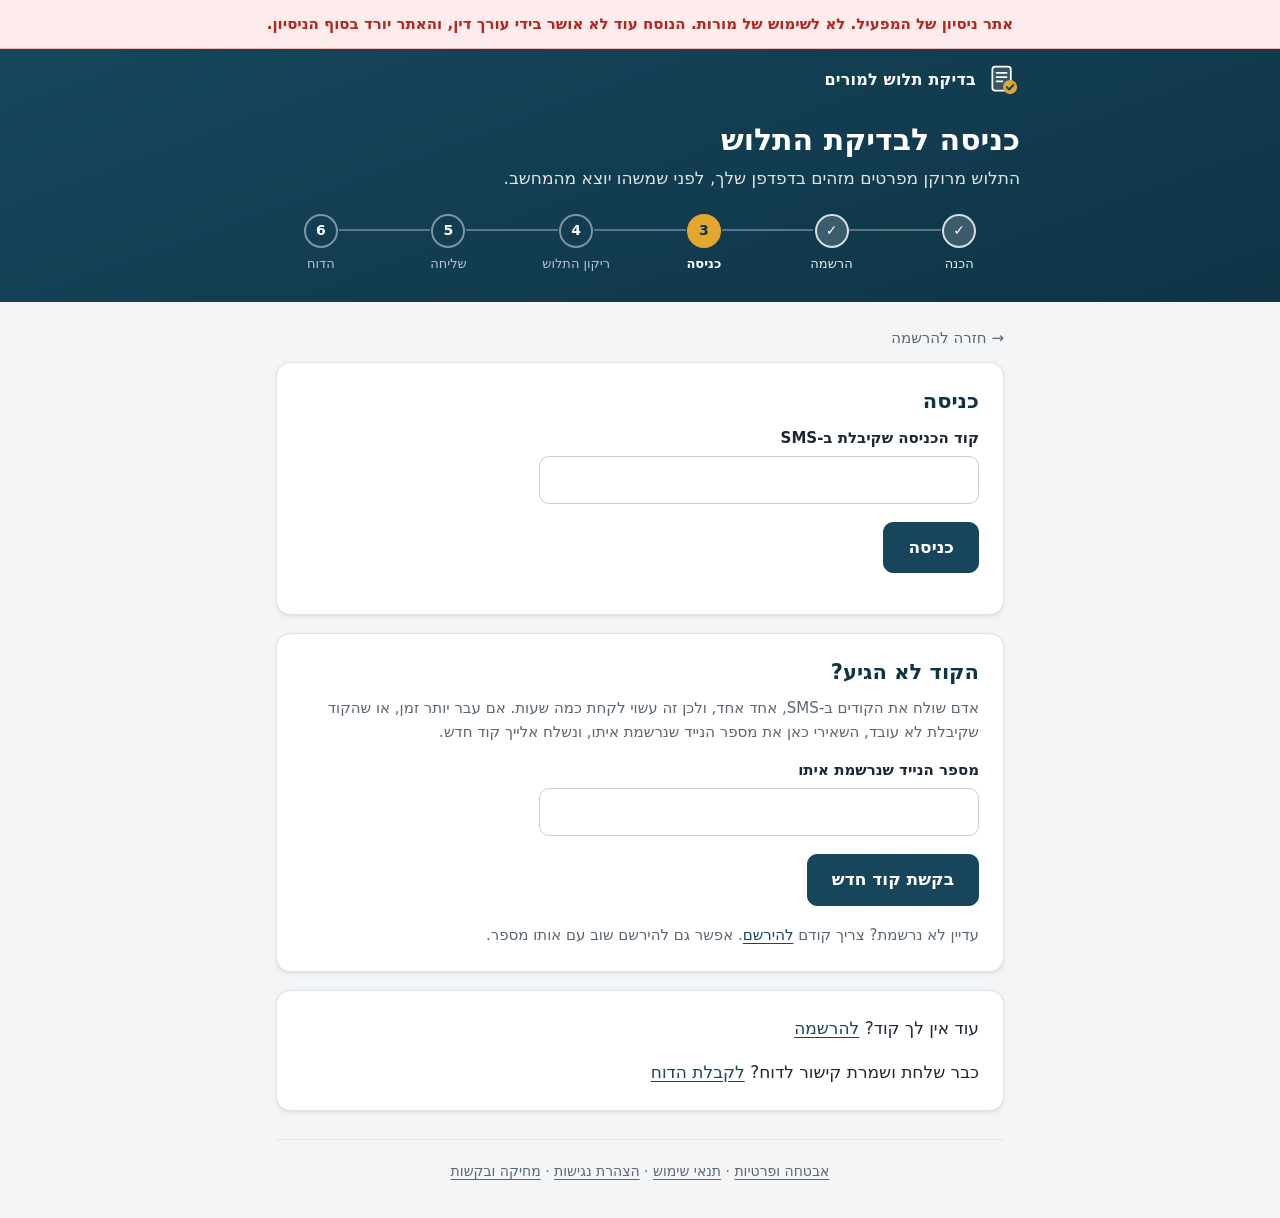
<file: index.html>
<!doctype html>
<html lang="he" dir="rtl">
<head>
<meta charset="utf-8">
<meta name="robots" content="noindex, nofollow">
<meta name="viewport" content="width=device-width, initial-scale=1">
<meta name="referrer" content="no-referrer">
<meta http-equiv="Content-Security-Policy" content="default-src 'none'; script-src 'self'; style-src 'self'; connect-src https://script.google.com/macros/s/AKfycbyGhnnzfXejxpYZVzX2U9uykm526udYM6G5hJUnQsLePHbiMElV_Y1z8CuSsRdPqZ1sxA/exec https://script.googleusercontent.com/macros/echo; img-src 'self'; form-action 'none'; base-uri 'none'">
<title>כניסה לבדיקת תלוש</title>
<link rel="stylesheet" href="style.css">
</head>
<body>
<section class="draft">אתר ניסיון של המפעיל. לא לשימוש של מורות. הנוסח עוד לא אושר בידי עורך דין, והאתר יורד בסוף הניסיון.</section>
<header>
  <div class="brandbar"><img src="logo.svg" alt="" width="34" height="34"><span>בדיקת תלוש למורים</span></div>
  <h1>כניסה לבדיקת התלוש</h1>
  <p>התלוש מרוקן מפרטים מזהים בדפדפן שלך, לפני שמשהו יוצא מהמחשב.</p>
  <ol class="stepper" aria-label="שלבי הבדיקה"><li class="done"><a href="prepare.html">הכנה</a></li><li class="done"><a href="register.html">הרשמה</a></li><li aria-current="step"><a href="index.html">כניסה</a></li><li>ריקון התלוש</li><li>שליחה</li><li>הדוח</li></ol>
</header>
<main>
  <p class="back-link"><a href="register.html">→ חזרה להרשמה</a></p>
  <section>
    <h2>כניסה</h2>
    <p class="notice" id="resubmit-note" hidden><strong>העלאה חוזרת:</strong> הקלידי כאן את קוד ההעלאה החוזרת מדוח השגיאה. הקובץ החדש ייכנס לאותו תיק, והדוח יגיע לקישור שכבר שמרת.</p>
    <div class="fields">
      <label>קוד הכניסה שקיבלת ב-SMS
        <input type="text" id="code" dir="ltr" autocomplete="off" autocapitalize="characters" spellcheck="false" maxlength="20">
      </label>
    </div>
    <button id="enter" type="button">כניסה</button>
    <p id="status" role="status" aria-live="polite"></p>
  </section>
  <section id="nocode">
    <h2>הקוד לא הגיע?</h2>
    <p class="hint">אדם שולח את הקודים ב-SMS, אחד אחד, ולכן זה עשוי לקחת כמה שעות. אם עבר יותר זמן, או שהקוד שקיבלת לא עובד, השאירי כאן את מספר הנייד שנרשמת איתו, ונשלח אלייך קוד חדש.</p>
    <div class="fields">
      <label>מספר הנייד שנרשמת איתו
        <input type="tel" id="nocode-phone" dir="ltr" inputmode="numeric" autocomplete="tel" maxlength="14">
      </label>
    </div>
    <button id="nocode-send" type="button">בקשת קוד חדש</button>
    <p id="nocode-status" role="status" aria-live="polite"></p>
    <p class="hint">עדיין לא נרשמת? צריך קודם <a href="register.html">להירשם</a>. אפשר גם להירשם שוב עם אותו מספר.</p>
  </section>
  <section>
    <p>עוד אין לך קוד? <a href="register.html">להרשמה</a></p>
    <p>כבר שלחת ושמרת קישור לדוח? <a href="report.html">לקבלת הדוח</a></p>
  </section>
  <p class="footer-links"><a href="privacy.html">אבטחה ופרטיות</a> · <a href="terms.html">תנאי שימוש</a> · <a href="accessibility.html">הצהרת נגישות</a> · <a href="delete.html">מחיקה ובקשות</a></p>
</main>
<script src="config.js"></script>
<script src="api.js"></script>
<script src="crypto-box.js"></script>
<script src="entry.js"></script>
</body>
</html>
</file>
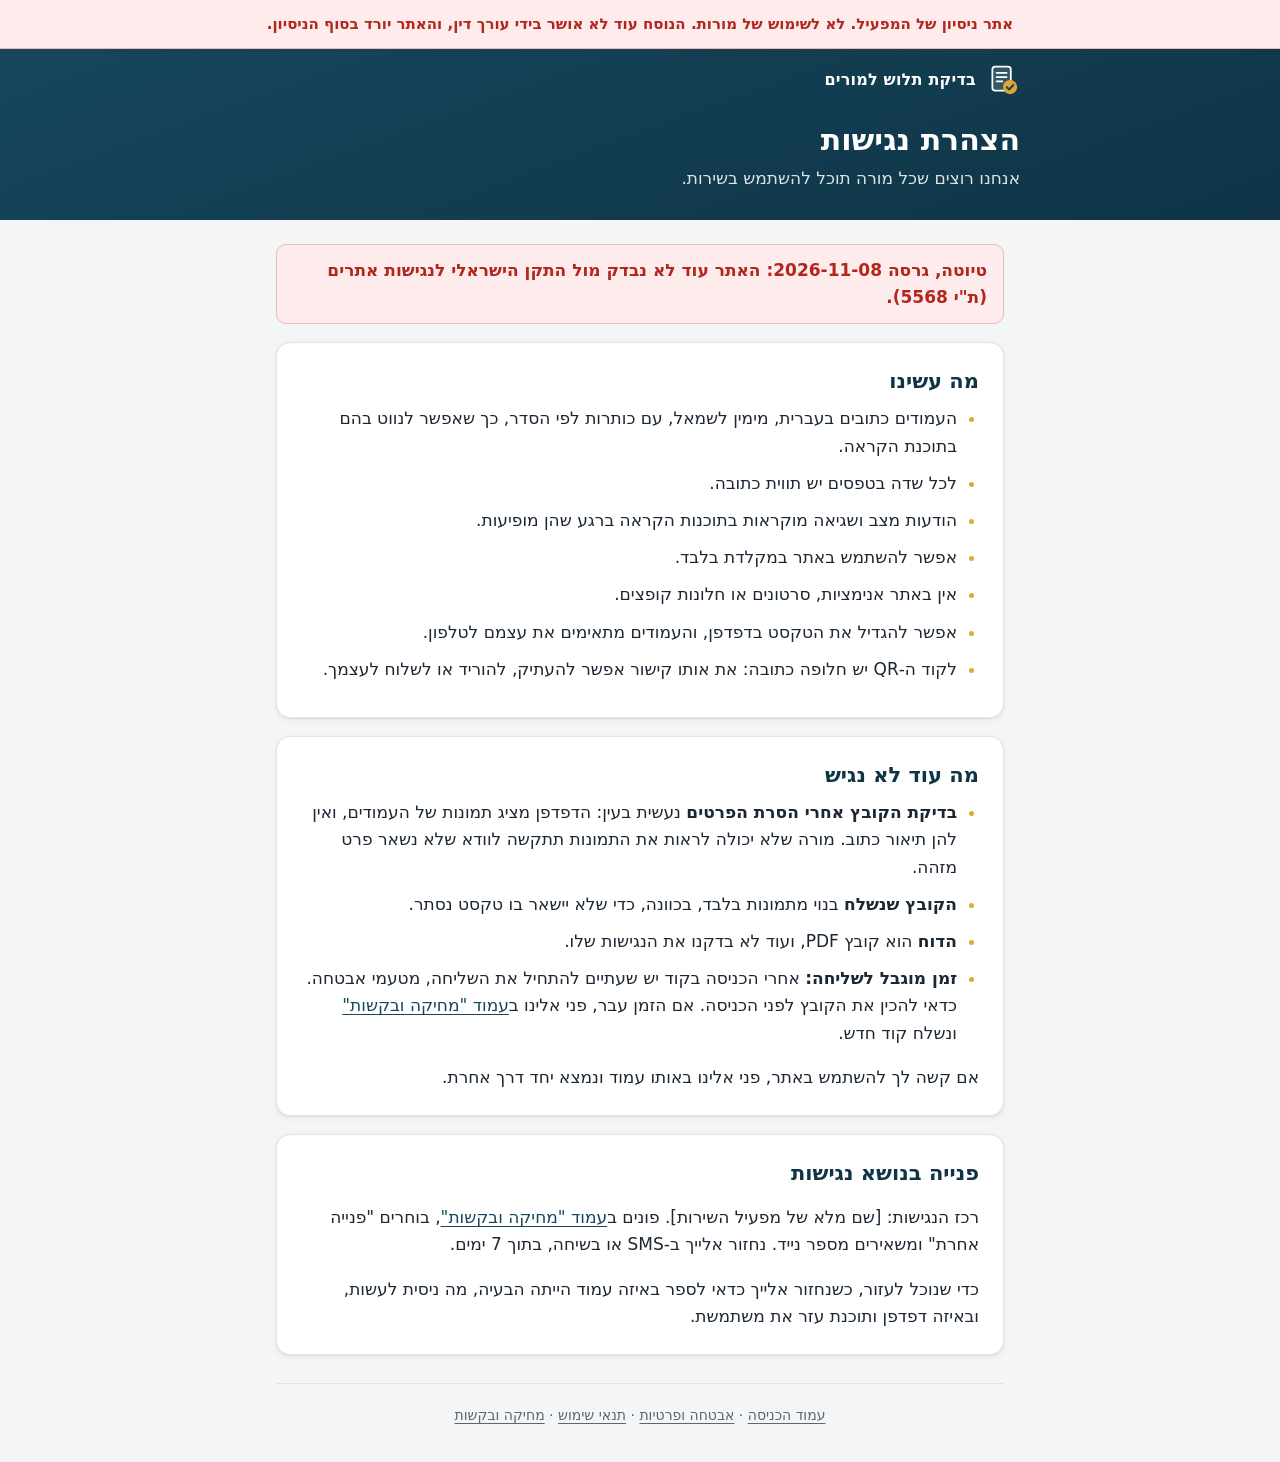
<file: accessibility.html>
<!doctype html>
<html lang="he" dir="rtl">
<head>
<meta charset="utf-8">
<meta name="robots" content="noindex, nofollow">
<meta name="viewport" content="width=device-width, initial-scale=1">
<meta name="referrer" content="no-referrer">
<!-- A page of text only: no scripts and no network. -->
<meta http-equiv="Content-Security-Policy" content="default-src 'none'; style-src 'self'; img-src 'self'; form-action 'none'; base-uri 'none'">
<title>הצהרת נגישות</title>
<link rel="stylesheet" href="style.css">
</head>
<body>
<section class="draft">אתר ניסיון של המפעיל. לא לשימוש של מורות. הנוסח עוד לא אושר בידי עורך דין, והאתר יורד בסוף הניסיון.</section>
<!-- Write only what was actually done. Don't claim conformance with ת"י 5568 until a check against it was made and
     its date is written here (נוהל_ציות_משפטי.md, sections 6 and 8). Whether the regulations apply to a free
     service run by one person is a question for the lawyer (פרטיות_ואבטחה_לקחים_מתלושי.md, item 8). -->
<header>
  <div class="brandbar"><img src="logo.svg" alt="" width="34" height="34"><span>בדיקת תלוש למורים</span></div>
  <h1>הצהרת נגישות</h1>
  <p>אנחנו רוצים שכל מורה תוכל להשתמש בשירות.</p>
</header>
<main>
  <section class="draft">טיוטה, גרסה 2026-11-08: האתר עוד לא נבדק מול התקן הישראלי לנגישות אתרים (ת"י 5568).</section>

  <section>
    <h2>מה עשינו</h2>
    <ul class="points">
      <li>העמודים כתובים בעברית, מימין לשמאל, עם כותרות לפי הסדר, כך שאפשר לנווט בהם בתוכנת הקראה.</li>
      <li>לכל שדה בטפסים יש תווית כתובה.</li>
      <li>הודעות מצב ושגיאה מוקראות בתוכנות הקראה ברגע שהן מופיעות.</li>
      <li>אפשר להשתמש באתר במקלדת בלבד.</li>
      <li>אין באתר אנימציות, סרטונים או חלונות קופצים.</li>
      <li>אפשר להגדיל את הטקסט בדפדפן, והעמודים מתאימים את עצמם לטלפון.</li>
      <li>לקוד ה-QR יש חלופה כתובה: את אותו קישור אפשר להעתיק, להוריד או לשלוח לעצמך.</li>
    </ul>
  </section>

  <section>
    <h2>מה עוד לא נגיש</h2>
    <ul class="points">
      <li><strong>בדיקת הקובץ אחרי הסרת הפרטים</strong> נעשית בעין: הדפדפן מציג תמונות של העמודים, ואין להן תיאור כתוב. מורה שלא יכולה לראות את התמונות תתקשה לוודא שלא נשאר פרט מזהה.</li>
      <li><strong>הקובץ שנשלח</strong> בנוי מתמונות בלבד, בכוונה, כדי שלא יישאר בו טקסט נסתר.</li>
      <li><strong>הדוח</strong> הוא קובץ PDF, ועוד לא בדקנו את הנגישות שלו.</li>
      <li><strong>זמן מוגבל לשליחה:</strong> אחרי הכניסה בקוד יש שעתיים להתחיל את השליחה, מטעמי אבטחה. כדאי להכין את הקובץ לפני הכניסה. אם הזמן עבר, פני אלינו ב<a href="delete.html">עמוד "מחיקה ובקשות"</a> ונשלח קוד חדש.</li>
    </ul>
    <p>אם קשה לך להשתמש באתר, פני אלינו באותו עמוד ונמצא יחד דרך אחרת.</p>
  </section>

  <section>
    <h2>פנייה בנושא נגישות</h2>
    <p>רכז הנגישות: [שם מלא של מפעיל השירות]. פונים ב<a href="delete.html">עמוד "מחיקה ובקשות"</a>, בוחרים "פנייה אחרת" ומשאירים מספר נייד. נחזור אלייך ב-SMS או בשיחה, בתוך 7 ימים.</p>
    <p>כדי שנוכל לעזור, כשנחזור אלייך כדאי לספר באיזה עמוד הייתה הבעיה, מה ניסית לעשות, ובאיזה דפדפן ותוכנת עזר את משתמשת.</p>
  </section>

  <p class="footer-links"><a href="index.html">עמוד הכניסה</a> · <a href="privacy.html">אבטחה ופרטיות</a> · <a href="terms.html">תנאי שימוש</a> · <a href="delete.html">מחיקה ובקשות</a></p>
</main>
</body>
</html>
</file>
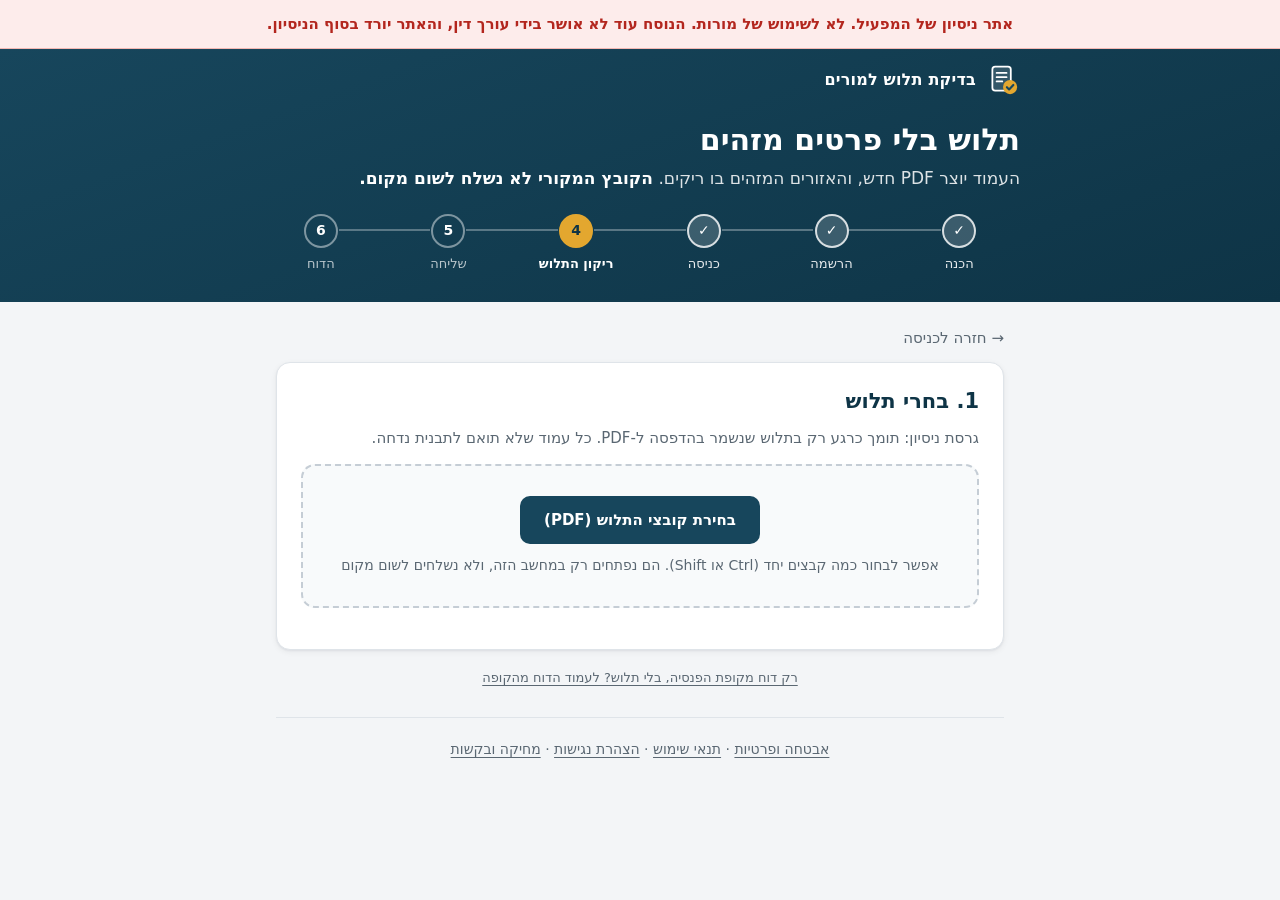
<file: blank.html>
<!doctype html>
<html lang="he" dir="rtl">
<head>
<meta charset="utf-8">
<meta name="robots" content="noindex, nofollow">
<meta name="viewport" content="width=device-width, initial-scale=1">
<!-- connect-src 'none' stays on this page for good. tools/build_site.py refuses to build without it. -->
<meta http-equiv="Content-Security-Policy" content="default-src 'none'; script-src 'self'; worker-src 'self' blob:; style-src 'self'; connect-src 'none'; img-src 'self' data: blob:; font-src 'none'; form-action 'none'; base-uri 'none'">
<title>תלוש בלי פרטים מזהים</title>
<link rel="stylesheet" href="style.css">
</head>
<body>
<section class="draft">אתר ניסיון של המפעיל. לא לשימוש של מורות. הנוסח עוד לא אושר בידי עורך דין, והאתר יורד בסוף הניסיון.</section>
<header>
  <div class="brandbar"><img src="logo.svg" alt="" width="34" height="34"><span>בדיקת תלוש למורים</span></div>
  <h1>תלוש בלי פרטים מזהים</h1>
  <p>העמוד יוצר PDF חדש, והאזורים המזהים בו ריקים. <strong>הקובץ המקורי לא נשלח לשום מקום.</strong></p>
  <ol class="stepper" aria-label="שלבי הבדיקה"><li class="done"><a href="prepare.html">הכנה</a></li><li class="done"><a href="register.html">הרשמה</a></li><li class="done"><a href="index.html">כניסה</a></li><li aria-current="step">ריקון התלוש</li><li>שליחה</li><li>הדוח</li></ol>
</header>
<main>
  <p class="back-link"><a href="index.html">→ חזרה לכניסה</a></p>
  <section>
    <h2>1. בחרי תלוש</h2>
    <p class="hint">גרסת ניסיון: תומך כרגע רק בתלוש שנשמר בהדפסה ל-PDF. כל עמוד שלא תואם לתבנית נדחה.</p>
    <label class="dropzone">
      <input type="file" id="pdf" accept="application/pdf" multiple>
      <span class="dz-title">בחירת קובצי התלוש (PDF)</span>
      <span class="dz-hint">אפשר לבחור כמה קבצים יחד (Ctrl או Shift). הם נפתחים רק במחשב הזה, ולא נשלחים לשום מקום</span>
    </label>
    <p id="status" role="status" aria-live="polite"></p>
    <div class="notice" id="unknown-doc" hidden>
      <p><strong>לא הצלחנו לזהות את המסמך</strong> (<span id="unknown-where"></span> לא דומה לתלוש שאנחנו מכירים). זה בסדר: נעבור לעמוד שבו נציע לך מה להסתיר, לפי הכותרות בתלוש ולפי פרטים שתמלאי אם תרצי, ואת תשלימי ותסמני בעצמך.</p>
      <p><a class="button primary" id="unknown-go" href="pension.html?doc=payslip">המשך להסתרה בעצמי</a></p>
      <p class="hint">בעמוד הבא צריך לבחור שוב את אותו קובץ. הוא לא נשמר בדרך.</p>
    </div>
  </section>
  <section id="results" hidden>
    <h2>2. בדקי את התוצאה</h2>
    <div class="notice">
      <p><strong>חשוב:</strong> עברי על העמודים ובדקי שלא נשאר שם, מספר זהות, כתובת, בנק או שם בית ספר. הסכומים נשארים כמו שהם, ולכן גם אחרי המחיקה ייתכן שאפשר לזהות אדם לפי השכר. אי אפשר להבטיח אנונימיות מלאה.</p>
    </div>
    <div class="notice consent">
      <p><strong>נשאר פרט מזהה?</strong> התוכנה שלנו כבר רוקנה את האזורים המזהים שאנחנו מכירים בתלוש. אם לדעתך יש עוד משהו שצריך להסתיר, מפעילים "סימון ידני" וגוררים מלבן עליו. רק לא להסתיר סכומים, שעות או חודשים, כי הבדיקה צריכה אותם.</p>
    </div>
    <div class="actions">
      <button id="mark" type="button" aria-pressed="false">סימון ידני: כבוי</button>
      <button id="undo" type="button" disabled>ביטול הסימון האחרון</button>
    </div>
    <p class="hint" id="mark-hint" hidden>גוררים מלבן על הפרט שצריך להסתיר. כשהסימון פועל, גוללים מחוץ לעמודים, או מכבים אותו.</p>
    <p class="hint" id="sample-note"></p>
    <button id="show-all" type="button" hidden>הצגת כל העמודים</button>
    <div id="pages"></div>
    <label class="check"><input type="checkbox" id="confirm"> <span id="confirm-text">בדקתי את כל העמודים</span></label>
    <label class="check"><input type="checkbox" id="want-pension"> <span><strong>אני רוצה גם בדיקה של ההפרשות לפנסיה.</strong> לפני השליחה תעברי לעמוד שמסתיר את הפרטים בדוח מקרן הפנסיה או מהקופה. התלושים והדוח יישלחו יחד, לאותו תיק.</span></label>
    <div class="actions">
      <button id="next" class="primary" type="button" disabled hidden>שליחה אלינו לבדיקה</button>
      <button id="save" type="button" disabled>שמירת עותק במחשב</button>
    </div>
    <p class="hint" id="no-ticket" hidden>לשליחה צריך את קוד הכניסה שקיבלת ב-SMS. נבקש אותו בשלב הבא, והקובץ יחכה בדפדפן.</p>
  </section>
  <p class="small-link"><a href="pension.html">רק דוח מקופת הפנסיה, בלי תלוש? לעמוד הדוח מהקופה</a></p>
  <p class="footer-links"><a href="privacy.html">אבטחה ופרטיות</a> · <a href="terms.html">תנאי שימוש</a> · <a href="accessibility.html">הצהרת נגישות</a> · <a href="delete.html">מחיקה ובקשות</a></p>
</main>
<script src="vendor/pdf.min.js"></script>
<script src="blank-zones.js"></script>
<script src="blank-pdf.js"></script>
<script src="split.js"></script>
<script src="handoff.js"></script>
<script src="marks.js"></script>
<script src="blank-app.js"></script>
</body>
</html>
</file>
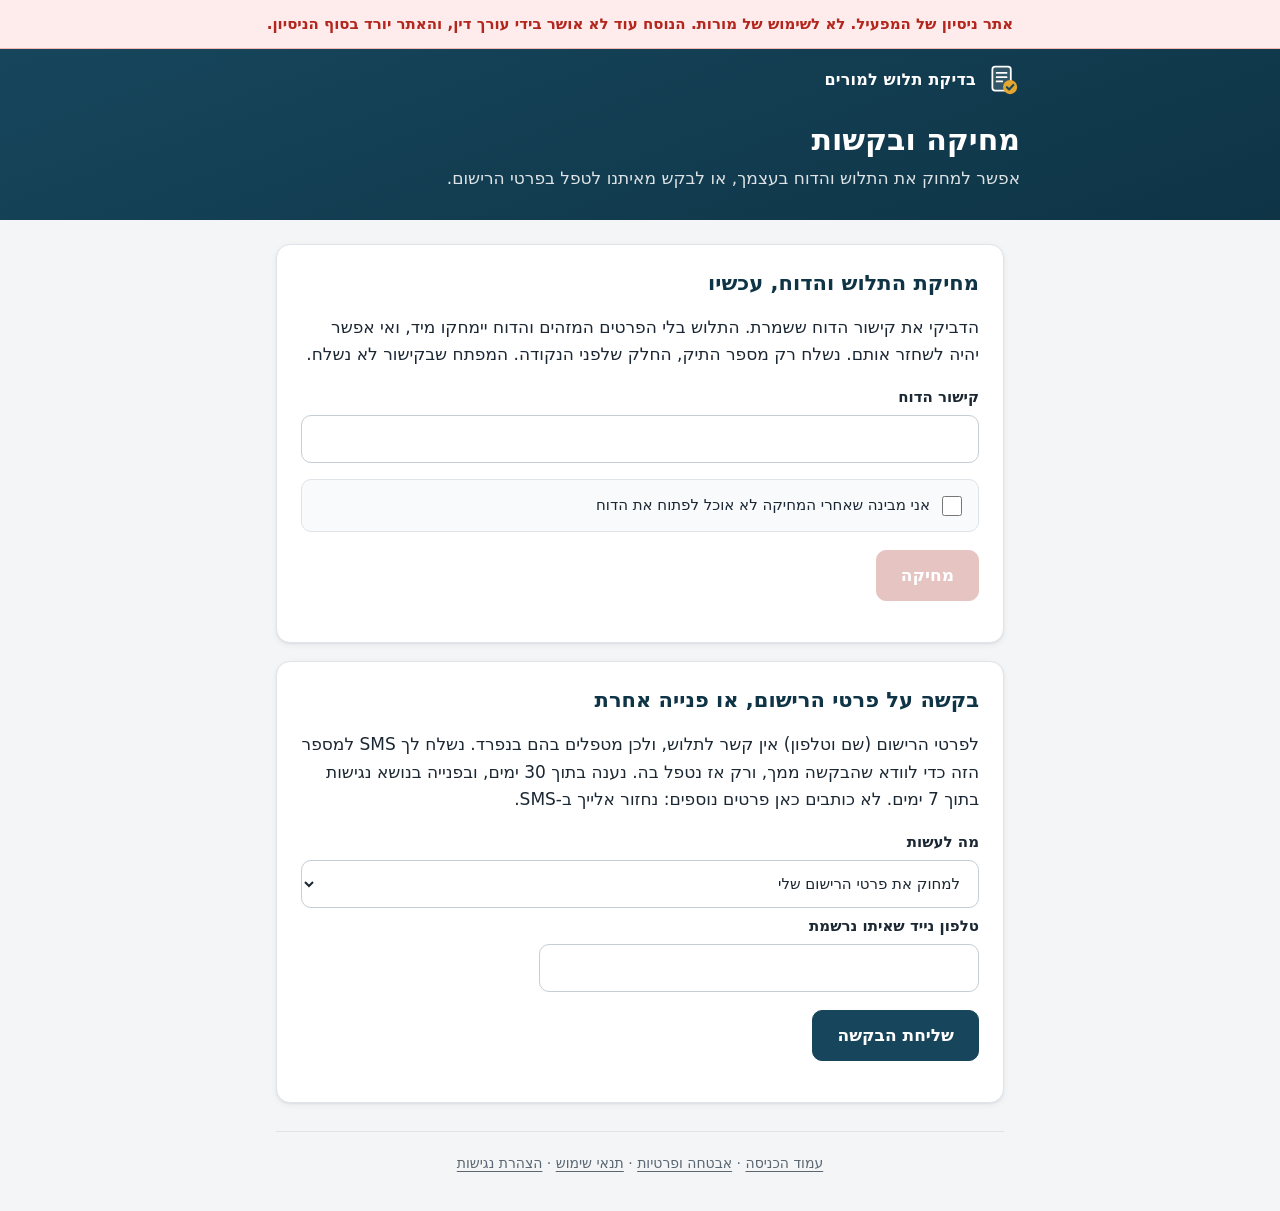
<file: delete.html>
<!doctype html>
<html lang="he" dir="rtl">
<head>
<meta charset="utf-8">
<meta name="robots" content="noindex, nofollow">
<meta name="viewport" content="width=device-width, initial-scale=1">
<!-- A report link pasted here carries the key after the #. Only the case number, before the dot, is sent. -->
<meta name="referrer" content="no-referrer">
<meta http-equiv="Content-Security-Policy" content="default-src 'none'; script-src 'self'; style-src 'self'; connect-src https://script.google.com/macros/s/AKfycbyGhnnzfXejxpYZVzX2U9uykm526udYM6G5hJUnQsLePHbiMElV_Y1z8CuSsRdPqZ1sxA/exec https://script.googleusercontent.com/macros/echo; img-src 'self'; form-action 'none'; base-uri 'none'">
<title>מחיקה ובקשות</title>
<link rel="stylesheet" href="style.css">
</head>
<body>
<section class="draft">אתר ניסיון של המפעיל. לא לשימוש של מורות. הנוסח עוד לא אושר בידי עורך דין, והאתר יורד בסוף הניסיון.</section>
<header>
  <div class="brandbar"><img src="logo.svg" alt="" width="34" height="34"><span>בדיקת תלוש למורים</span></div>
  <h1>מחיקה ובקשות</h1>
  <p>אפשר למחוק את התלוש והדוח בעצמך, או לבקש מאיתנו לטפל בפרטי הרישום.</p>
</header>
<main>
  <section>
    <h2>מחיקת התלוש והדוח, עכשיו</h2>
    <p>הדביקי את קישור הדוח ששמרת. התלוש בלי הפרטים המזהים והדוח יימחקו מיד, ואי אפשר יהיה לשחזר אותם. נשלח רק מספר התיק, החלק שלפני הנקודה. המפתח שבקישור לא נשלח.</p>
    <label>קישור הדוח
      <input type="text" id="link" dir="ltr" autocomplete="off">
    </label>
    <label class="check"><input type="checkbox" id="sure"> אני מבינה שאחרי המחיקה לא אוכל לפתוח את הדוח</label>
    <button id="delete" class="danger" type="button" disabled>מחיקה</button>
    <p id="delete-status" role="status" aria-live="polite"></p>
  </section>

  <section>
    <h2>בקשה על פרטי הרישום, או פנייה אחרת</h2>
    <p>לפרטי הרישום (שם וטלפון) אין קשר לתלוש, ולכן מטפלים בהם בנפרד. נשלח לך SMS למספר הזה כדי לוודא שהבקשה ממך, ורק אז נטפל בה. נענה בתוך 30 ימים, ובפנייה בנושא נגישות בתוך 7 ימים. לא כותבים כאן פרטים נוספים: נחזור אלייך ב-SMS.</p>
    <label>מה לעשות
      <select id="type">
        <option value="delete">למחוק את פרטי הרישום שלי</option>
        <option value="view">לראות איזה מידע יש עליי</option>
        <option value="correct">לתקן פרטים</option>
        <option value="help">פנייה אחרת: נגישות, קוד חדש, שאלה</option>
      </select>
    </label>
    <div class="fields">
      <label>טלפון נייד שאיתו נרשמת
        <input type="tel" id="phone" dir="ltr" autocomplete="tel" inputmode="numeric" maxlength="14">
      </label>
      <div class="trap" aria-hidden="true">
        <label>אתר
          <input type="text" id="website" tabindex="-1" autocomplete="off">
        </label>
      </div>
    </div>
    <button id="request" type="button">שליחת הבקשה</button>
    <p id="request-status" role="status" aria-live="polite"></p>
  </section>
  <p class="footer-links"><a href="index.html">עמוד הכניסה</a> · <a href="privacy.html">אבטחה ופרטיות</a> · <a href="terms.html">תנאי שימוש</a> · <a href="accessibility.html">הצהרת נגישות</a></p>
</main>
<script src="config.js"></script>
<script src="api.js"></script>
<script src="crypto-box.js"></script>
<script src="delete.js"></script>
</body>
</html>
</file>
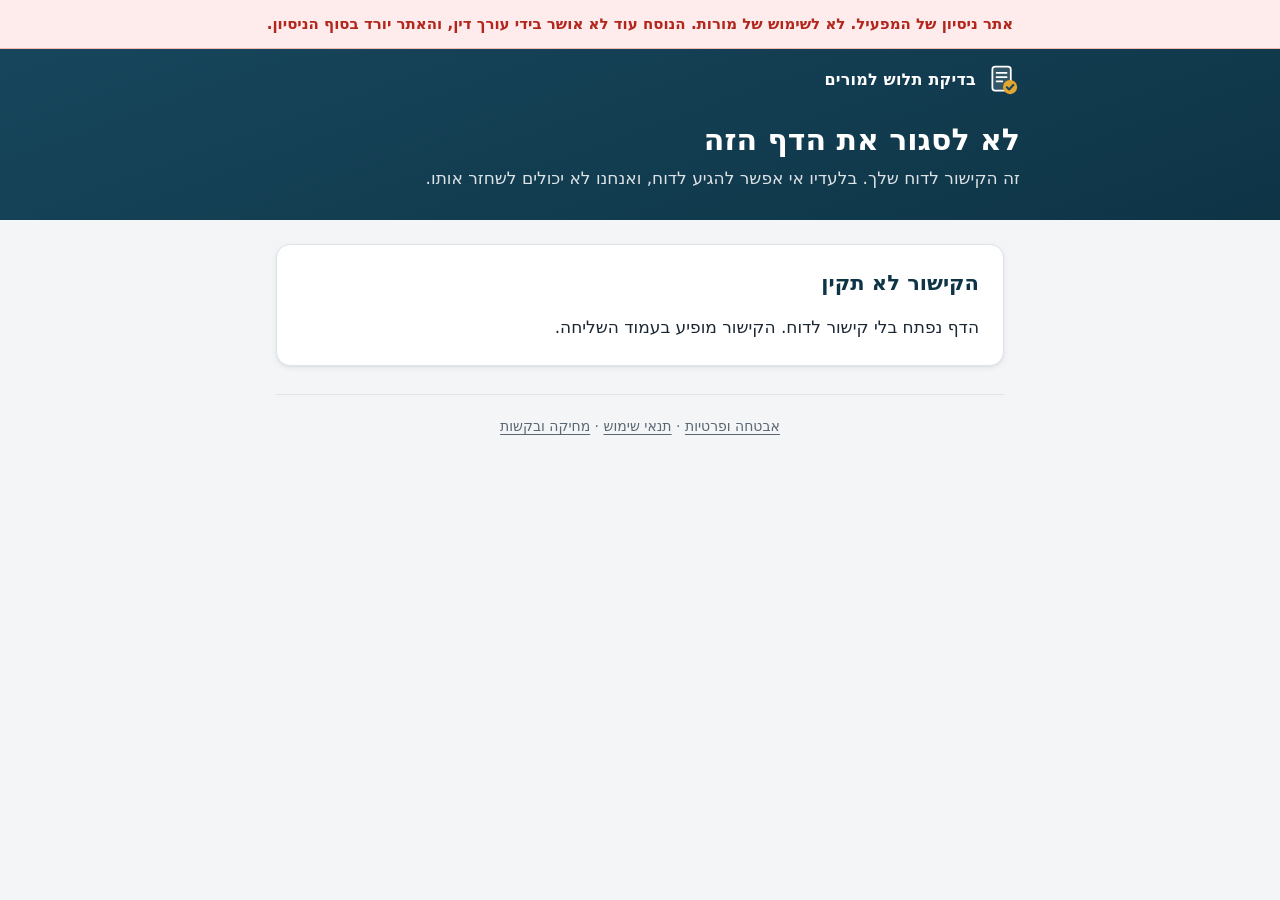
<file: keep.html>
<!doctype html>
<html lang="he" dir="rtl">
<head>
<meta charset="utf-8">
<meta name="robots" content="noindex, nofollow">
<meta name="viewport" content="width=device-width, initial-scale=1">
<meta name="referrer" content="no-referrer">
<meta name="robots" content="noindex, nofollow">
<!-- Opened by the sending page so the report link stays in front of her. It holds the link only after the #, which
     the browser never sends anywhere, and it makes no network call of its own. -->
<meta http-equiv="Content-Security-Policy" content="default-src 'none'; script-src 'self'; style-src 'self'; connect-src 'none'; img-src 'self'; form-action 'none'; base-uri 'none'">
<title>לא לסגור: הקישור לדוח שלך</title>
<link rel="stylesheet" href="style.css">
</head>
<body>
<section class="draft">אתר ניסיון של המפעיל. לא לשימוש של מורות. הנוסח עוד לא אושר בידי עורך דין, והאתר יורד בסוף הניסיון.</section>
<header>
  <div class="brandbar"><img src="logo.svg" alt="" width="34" height="34"><span>בדיקת תלוש למורים</span></div>
  <h1>לא לסגור את הדף הזה</h1>
  <p>זה הקישור לדוח שלך. בלעדיו אי אפשר להגיע לדוח, ואנחנו לא יכולים לשחזר אותו.</p>
</header>
<main>
  <section id="bad" hidden>
    <h2>הקישור לא תקין</h2>
    <p>הדף נפתח בלי קישור לדוח. הקישור מופיע בעמוד השליחה.</p>
  </section>

  <section id="keep" hidden>
    <p class="notice" id="send-state" role="status" aria-live="polite">כדי לשלוח את הקבצים, חזרי ללשונית "שליחת התלוש" ולחצי "הצפנה ושליחה". את הדף הזה משאירים פתוח.</p>
    <h2>הקישור לדוח</h2>
    <p class="link-box" id="link" dir="ltr"></p>
    <div class="actions">
      <button id="copy" type="button">העתקת הקישור</button>
      <a class="button" id="open" href="#" target="_blank" rel="noopener">פתיחת הדוח (כשיהיה מוכן)</a>
    </div>
    <p id="copied" role="status" aria-live="polite"></p>
    <canvas id="qr" class="qr" role="img" aria-label="קוד QR של קישור הדוח"></canvas>
    <p class="hint">אפשר לצלם את הקוד בטלפון. כדאי גם להוסיף את הדף למועדפים (Ctrl+D), כדי למצוא אותו גם אחרי שהמחשב ייסגר.</p>
  </section>
  <p class="footer-links"><a href="privacy.html">אבטחה ופרטיות</a> · <a href="terms.html">תנאי שימוש</a> · <a href="delete.html">מחיקה ובקשות</a></p>
</main>
<script src="crypto-box.js"></script>
<script src="vendor/qrcode.js"></script>
<script src="qr-draw.js"></script>
<script src="keep.js"></script>
</body>
</html>
</file>
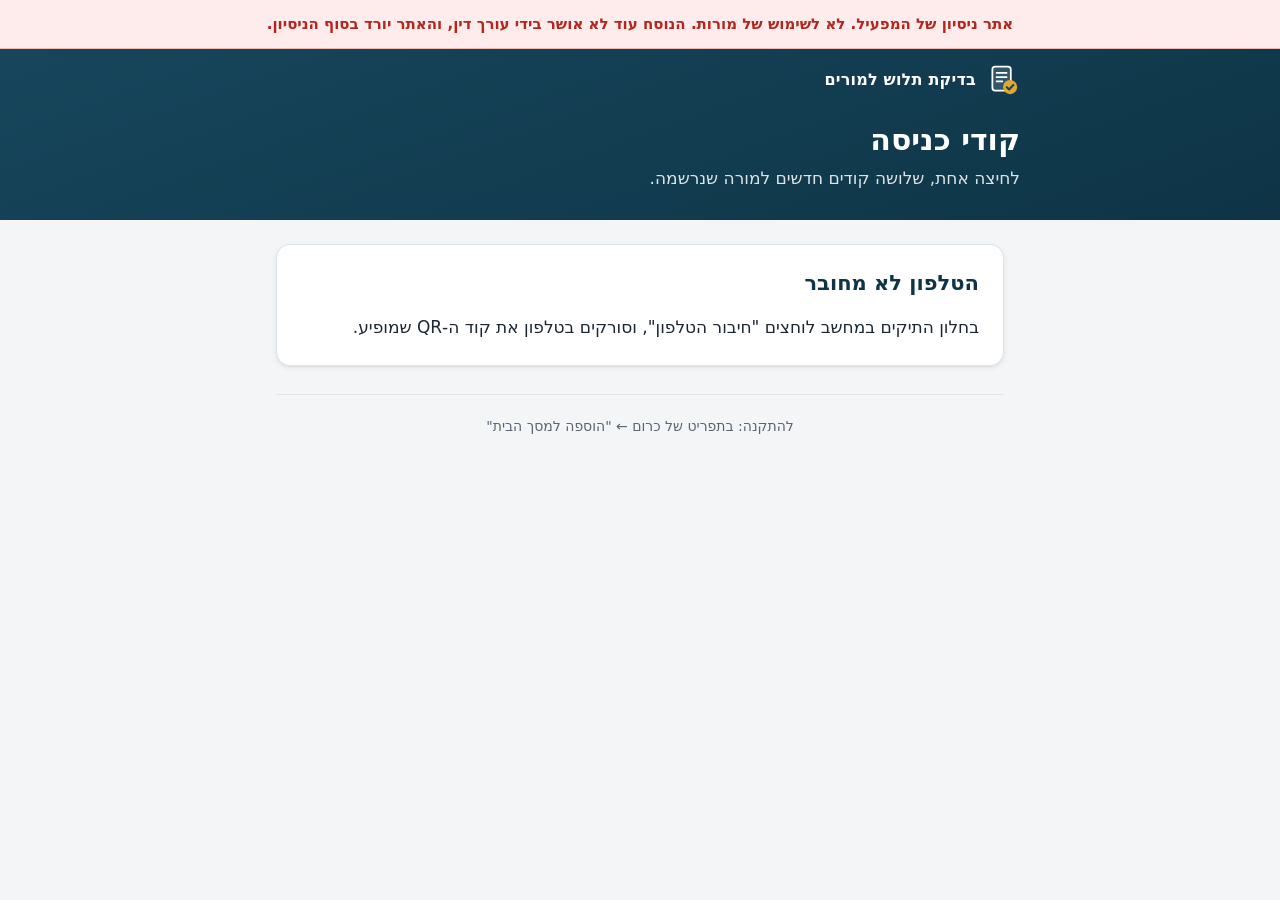
<file: op.html>
<!doctype html>
<html lang="he" dir="rtl">
<head>
<meta charset="utf-8">
<meta name="robots" content="noindex, nofollow">
<meta name="viewport" content="width=device-width, initial-scale=1">
<meta name="referrer" content="no-referrer">
<meta name="robots" content="noindex, nofollow">
<meta name="theme-color" content="#17465c">
<!-- The operator's phone app. Not linked from any teacher page. Without the phone key it can do nothing; the key
     arrives once in the address after the #, is kept in this phone's storage, and is never in the page itself. -->
<meta http-equiv="Content-Security-Policy" content="default-src 'none'; script-src 'self'; style-src 'self'; connect-src https://script.google.com/macros/s/AKfycbyGhnnzfXejxpYZVzX2U9uykm526udYM6G5hJUnQsLePHbiMElV_Y1z8CuSsRdPqZ1sxA/exec https://script.googleusercontent.com/macros/echo; img-src 'self'; manifest-src 'self'; form-action 'none'; base-uri 'none'">
<title>קודי כניסה</title>
<link rel="manifest" href="manifest.json">
<link rel="icon" href="icon-192.png">
<link rel="apple-touch-icon" href="icon-192.png">
<link rel="stylesheet" href="style.css">
</head>
<body>
<section class="draft">אתר ניסיון של המפעיל. לא לשימוש של מורות. הנוסח עוד לא אושר בידי עורך דין, והאתר יורד בסוף הניסיון.</section>
<header>
  <div class="brandbar"><img src="logo.svg" alt="" width="34" height="34"><span>בדיקת תלוש למורים</span></div>
  <h1>קודי כניסה</h1>
  <p>לחיצה אחת, שלושה קודים חדשים למורה שנרשמה.</p>
</header>
<main>
  <section id="not-linked" hidden>
    <h2>הטלפון לא מחובר</h2>
    <p>בחלון התיקים במחשב לוחצים "חיבור הטלפון", וסורקים בטלפון את קוד ה-QR שמופיע.</p>
  </section>

  <section id="app" hidden>
    <button id="make" type="button">3 קודים חדשים</button>
    <p id="status" role="status" aria-live="polite"></p>
    <div id="result" hidden>
      <ol class="codes" id="codes"></ol>
      <div class="fields">
        <label>הטלפון של המורה (מהגיליון)
          <input type="tel" id="phone" dir="ltr" inputmode="numeric" autocomplete="off" maxlength="14">
        </label>
      </div>
      <div class="actions">
        <a class="button primary" id="sms" href="#">SMS עם שלושת הקודים</a>
        <button id="copy" type="button">העתקת ההודעה</button>
      </div>
      <p class="hint">אפשר לשלוח קוד אחד (הכפתור ליד כל קוד), או את שלושתם בהודעה אחת. כל קוד עובד פעם אחת. קוד שלא נשלח פשוט פג בסוף התקופה. אחרי השליחה מסמנים "נשלח" בגיליון.</p>
    </div>
  </section>
  <p class="footer-links">להתקנה: בתפריט של כרום ← "הוספה למסך הבית"</p>
</main>
<script src="config.js"></script>
<script src="api.js"></script>
<script src="op.js"></script>
</body>
</html>
</file>
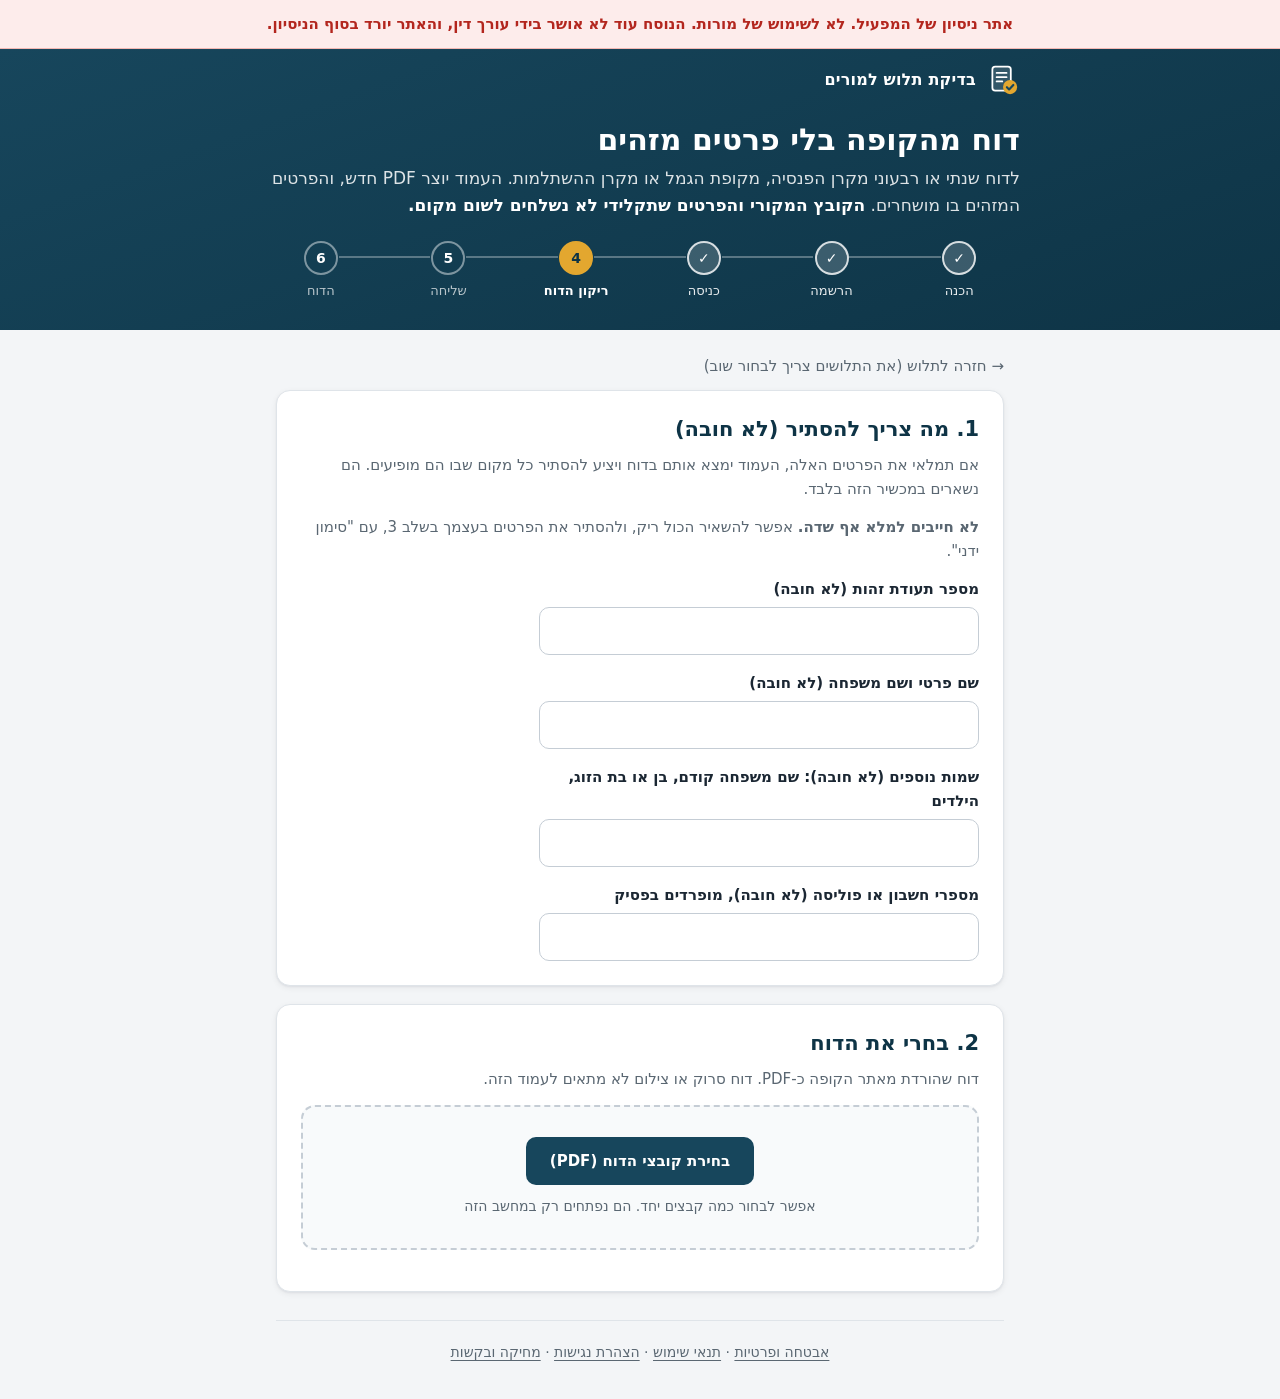
<file: pension.html>
<!doctype html>
<html lang="he" dir="rtl">
<head>
<meta charset="utf-8">
<meta name="robots" content="noindex, nofollow">
<meta name="viewport" content="width=device-width, initial-scale=1">
<!-- connect-src 'none' stays on this page for good, as on blank.html. tools/build_site.py refuses to build without it.
     The same page serves two documents: the fund's report (default) and, as pension.html?doc=payslip, a payslip the
     payslip page didn't recognise. Elements marked data-doc show only for their document. -->
<meta http-equiv="Content-Security-Policy" content="default-src 'none'; script-src 'self'; worker-src 'self' blob:; style-src 'self'; connect-src 'none'; img-src 'self' data: blob:; font-src 'none'; form-action 'none'; base-uri 'none'">
<title>דוח מהקופה בלי פרטים מזהים</title>
<link rel="stylesheet" href="style.css">
</head>
<body>
<section class="draft">אתר ניסיון של המפעיל. לא לשימוש של מורות. הנוסח עוד לא אושר בידי עורך דין, והאתר יורד בסוף הניסיון.</section>
<header>
  <div class="brandbar"><img src="logo.svg" alt="" width="34" height="34"><span>בדיקת תלוש למורים</span></div>
  <h1 data-doc="pension">דוח מהקופה בלי פרטים מזהים</h1>
  <h1 data-doc="payslip" hidden>תלוש בלי פרטים מזהים</h1>
  <p data-doc="pension">לדוח שנתי או רבעוני מקרן הפנסיה, מקופת הגמל או מקרן ההשתלמות. העמוד יוצר PDF חדש, והפרטים המזהים בו מושחרים. <strong>הקובץ המקורי והפרטים שתקלידי לא נשלחים לשום מקום.</strong></p>
  <p data-doc="payslip" hidden>העמוד יוצר PDF חדש, והפרטים המזהים בו מושחרים. <strong>הקובץ המקורי והפרטים שתקלידי לא נשלחים לשום מקום.</strong></p>
  <ol class="stepper" aria-label="שלבי הבדיקה"><li class="done"><a href="prepare.html">הכנה</a></li><li class="done"><a href="register.html">הרשמה</a></li><li class="done"><a href="index.html">כניסה</a></li><li aria-current="step"><span data-doc="pension">ריקון הדוח</span><span data-doc="payslip" hidden>ריקון התלוש</span></li><li>שליחה</li><li>הדוח</li></ol>
</header>
<main>
  <p class="back-link" data-doc="pension"><a href="blank.html">→ חזרה לתלוש (את התלושים צריך לבחור שוב)</a></p>
  <p class="back-link" data-doc="payslip" hidden><a href="blank.html">→ חזרה לעמוד התלוש</a></p>
  <div class="notice" data-doc="payslip" hidden>
    <p><strong>לא הצלחנו לזהות את התלוש באופן אוטומטי.</strong> לכן נציע כאן מה להסתיר, לפי הכותרות בתלוש ולפי הפרטים שתמלאי, ואת תשלימי ותתקני בעצמך. אפשר גם לא למלא כלום ולהסתיר הכול בעצמך.</p>
  </div>
  <p class="notice" id="waiting" hidden></p>

  <section>
    <h2>1. מה צריך להסתיר (לא חובה)</h2>
    <p class="hint"><span data-doc="pension">אם תמלאי את הפרטים האלה, העמוד ימצא אותם בדוח ויציע להסתיר כל מקום שבו הם מופיעים.</span><span data-doc="payslip" hidden>אם תמלאי את הפרטים האלה, העמוד ימצא אותם בתלוש ויציע להסתיר כל מקום שבו הם מופיעים.</span> הם נשארים במכשיר הזה בלבד.</p>
    <p class="hint"><strong>לא חייבים למלא אף שדה.</strong> אפשר להשאיר הכול ריק, ולהסתיר את הפרטים בעצמך בשלב 3, עם "סימון ידני".</p>
    <div class="fields">
      <label>מספר תעודת זהות (לא חובה)
        <input type="text" id="id" dir="ltr" inputmode="numeric" autocomplete="off" maxlength="12">
      </label>
      <label>שם פרטי ושם משפחה (לא חובה)
        <input type="text" id="name" autocomplete="off" maxlength="80">
      </label>
      <label><span data-doc="pension">שמות נוספים (לא חובה): שם משפחה קודם, בן או בת הזוג, הילדים</span><span data-doc="payslip" hidden>שמות נוספים (לא חובה): שם משפחה קודם, שם בית הספר, שם פקיד השכר</span>
        <input type="text" id="others" autocomplete="off" maxlength="300">
      </label>
      <label><span data-doc="pension">מספרי חשבון או פוליסה (לא חובה), מופרדים בפסיק</span><span data-doc="payslip" hidden>מספר עובד, מספר חשבון בנק (לא חובה), מופרדים בפסיק</span>
        <input type="text" id="accounts" dir="ltr" autocomplete="off" maxlength="300">
      </label>
    </div>
  </section>

  <section>
    <h2 data-doc="pension">2. בחרי את הדוח</h2>
    <h2 data-doc="payslip" hidden>2. בחרי שוב את התלוש</h2>
    <p class="hint" data-doc="pension">דוח שהורדת מאתר הקופה כ-PDF. דוח סרוק או צילום לא מתאים לעמוד הזה.</p>
    <p class="hint" data-doc="payslip" hidden>אותו קובץ שבחרת בעמוד הקודם. בעמוד סרוק או מצולם לא נוכל להציע מה להסתיר, ותסמני בעצמך.</p>
    <label class="dropzone">
      <input type="file" id="pdf" accept="application/pdf" multiple>
      <span class="dz-title" data-doc="pension">בחירת קובצי הדוח (PDF)</span>
      <span class="dz-title" data-doc="payslip" hidden>בחירת קובצי התלוש (PDF)</span>
      <span class="dz-hint" id="dz-hint">אפשר לבחור כמה קבצים יחד. הם נפתחים רק במחשב הזה</span>
    </label>
    <p id="status" role="status" aria-live="polite"></p>
  </section>

  <section id="results" hidden>
    <h2>3. בדקי את ההצעה שלנו, ותקני אותה</h2>
    <div class="notice">
      <p><strong>האחריות להסתיר את הפרטים המזהים היא שלך.</strong> לפני השליחה צריך שבכל העמודים יהיו מוסתרים:</p>
      <ul class="points" data-doc="pension">
        <li>שם, שם משפחה קודם ומספר תעודת זהות</li>
        <li>כתובת, טלפון ודוא"ל</li>
        <li>תאריך לידה, מצב משפחתי ומין</li>
        <li>שמות ופרטים של בן או בת הזוג ושל הילדים</li>
        <li>שם המעסיק, ושם הסוכן או היועץ</li>
        <li>מספרי חשבון, פוליסה ותיק ניכויים</li>
      </ul>
      <ul class="points" data-doc="payslip" hidden>
        <li>שם, מספר תעודת זהות ומספר עובד</li>
        <li>כתובת</li>
        <li>בנק, סניף ומספר חשבון</li>
        <li>שם בית הספר או המוסד, וסמל המוסד</li>
        <li>תאריך לידה, מצב משפחתי ופרטי בני משפחה</li>
        <li>שם פקיד השכר, קודי QR ומספרי חשבון בקופות</li>
      </ul>
      <p>המלבנים השחורים הם <strong>הצעה</strong> שלנו למה להסתיר. ההצעה עלולה לפספס פרט, ועלולה גם להסתיר יותר מדי.</p>
    </div>
    <div class="notice consent">
      <p data-doc="pension"><strong>הסתרנו משהו שצריך לבדיקה?</strong> הבדיקה צריכה את ההפקדות, הסכומים, החודשים והתאריכים שלהן, דמי הניהול והיתרות. לחיצה על מלבן שחור מבטלת אותו, והוא נשאר מסומן במסגרת אדומה. לחיצה נוספת מחזירה אותו.</p>
      <p data-doc="payslip" hidden><strong>הסתרנו משהו שצריך לבדיקה?</strong> הבדיקה צריכה את הסכומים, השעות, הדרגה והוותק, החודשים והתאריכים. לחיצה על מלבן שחור מבטלת אותו, והוא נשאר מסומן במסגרת אדומה. לחיצה נוספת מחזירה אותו.</p>
      <p>מלבן שמכסה פרט שהקלדת (מספר הזהות, השם או מספר חשבון) נשאר תמיד.</p>
      <p><strong>נשאר פרט מזהה גלוי?</strong> מפעילים "סימון ידני" וגוררים עליו מלבן.</p>
    </div>
    <p class="notice" id="untyped" hidden>לא מילאת פרטים בשלב 1, ולכן ההצעה מבוססת רק על הכותרות שבמסמך ועל מספרים שנראים מזהים. שמך ומספר הזהות שלך עלולים להופיע במקומות שההצעה לא כיסתה. עברי על כל עמוד, וסמני בעצמך כל פרט שנשאר גלוי.</p>
    <p class="notice" id="id-missing" hidden>לא מצאנו בקובץ את מספר הזהות שהקלדת. ייתכן שהטקסט בקובץ לא קריא, ואז ההצעה שלנו חלקית. עברי על כל עמוד בעיון, וסמני בעצמך את מספר הזהות ואת השם בכל מקום שהם מופיעים.</p>
    <p class="notice" id="unknown" hidden>הדוח הזה לא נראה כמו הדוח השנתי במבנה שקבעה רשות שוק ההון. ההצעה מבוססת רק על הפרטים שהקלדת ועל מספרים שנראים מזהים. עברי על כל עמוד בעיון, וסמני כל פרט נוסף.</p>
    <p class="hint" id="summary" aria-live="polite"></p>
    <div class="actions">
      <button id="mark" type="button" aria-pressed="false">סימון ידני: כבוי</button>
      <button id="undo" type="button" disabled>ביטול הפעולה האחרונה</button>
      <button id="restore" type="button" disabled>החזרת כל מה שביטלתי</button>
    </div>
    <p class="hint" id="mark-hint" hidden>גוררים מלבן על הפרט שצריך להסתיר. כשהסימון פועל, לחיצה על מלבן לא מבטלת אותו, וגוללים מחוץ לעמודים. מכבים את הסימון כדי לבטל מלבנים.</p>
    <div id="pages"></div>
    <label class="check"><input type="checkbox" id="confirm"> <span>בדקתי את כל העמודים. כל הפרטים המזהים מוסתרים, ומה שצריך לבדיקה גלוי</span></label>
    <label class="check" data-doc="payslip" hidden><input type="checkbox" id="want-pension"> <span><strong>אני רוצה גם בדיקה של ההפרשות לפנסיה.</strong> לפני השליחה תעברי לעמוד שמסתיר את הפרטים בדוח מקרן הפנסיה או מהקופה. התלושים והדוח יישלחו יחד, לאותו תיק.</span></label>
    <div class="actions">
      <button id="next" class="primary" type="button" disabled>שליחה אלינו לבדיקה</button>
      <button id="save" type="button" disabled>שמירת עותק במחשב</button>
    </div>
    <p class="hint" id="no-ticket" hidden>לשליחה צריך את קוד הכניסה שקיבלת ב-SMS. נבקש אותו בשלב הבא, והקובץ יחכה בדפדפן.</p>
  </section>
  <p class="footer-links"><a href="privacy.html">אבטחה ופרטיות</a> · <a href="terms.html">תנאי שימוש</a> · <a href="accessibility.html">הצהרת נגישות</a> · <a href="delete.html">מחיקה ובקשות</a></p>
</main>
<script src="vendor/pdf.min.js"></script>
<script src="blank-pdf.js"></script>
<script src="handoff.js"></script>
<script src="marks.js"></script>
<script src="pension-blank.js"></script>
<script src="pension-app.js"></script>
</body>
</html>
</file>
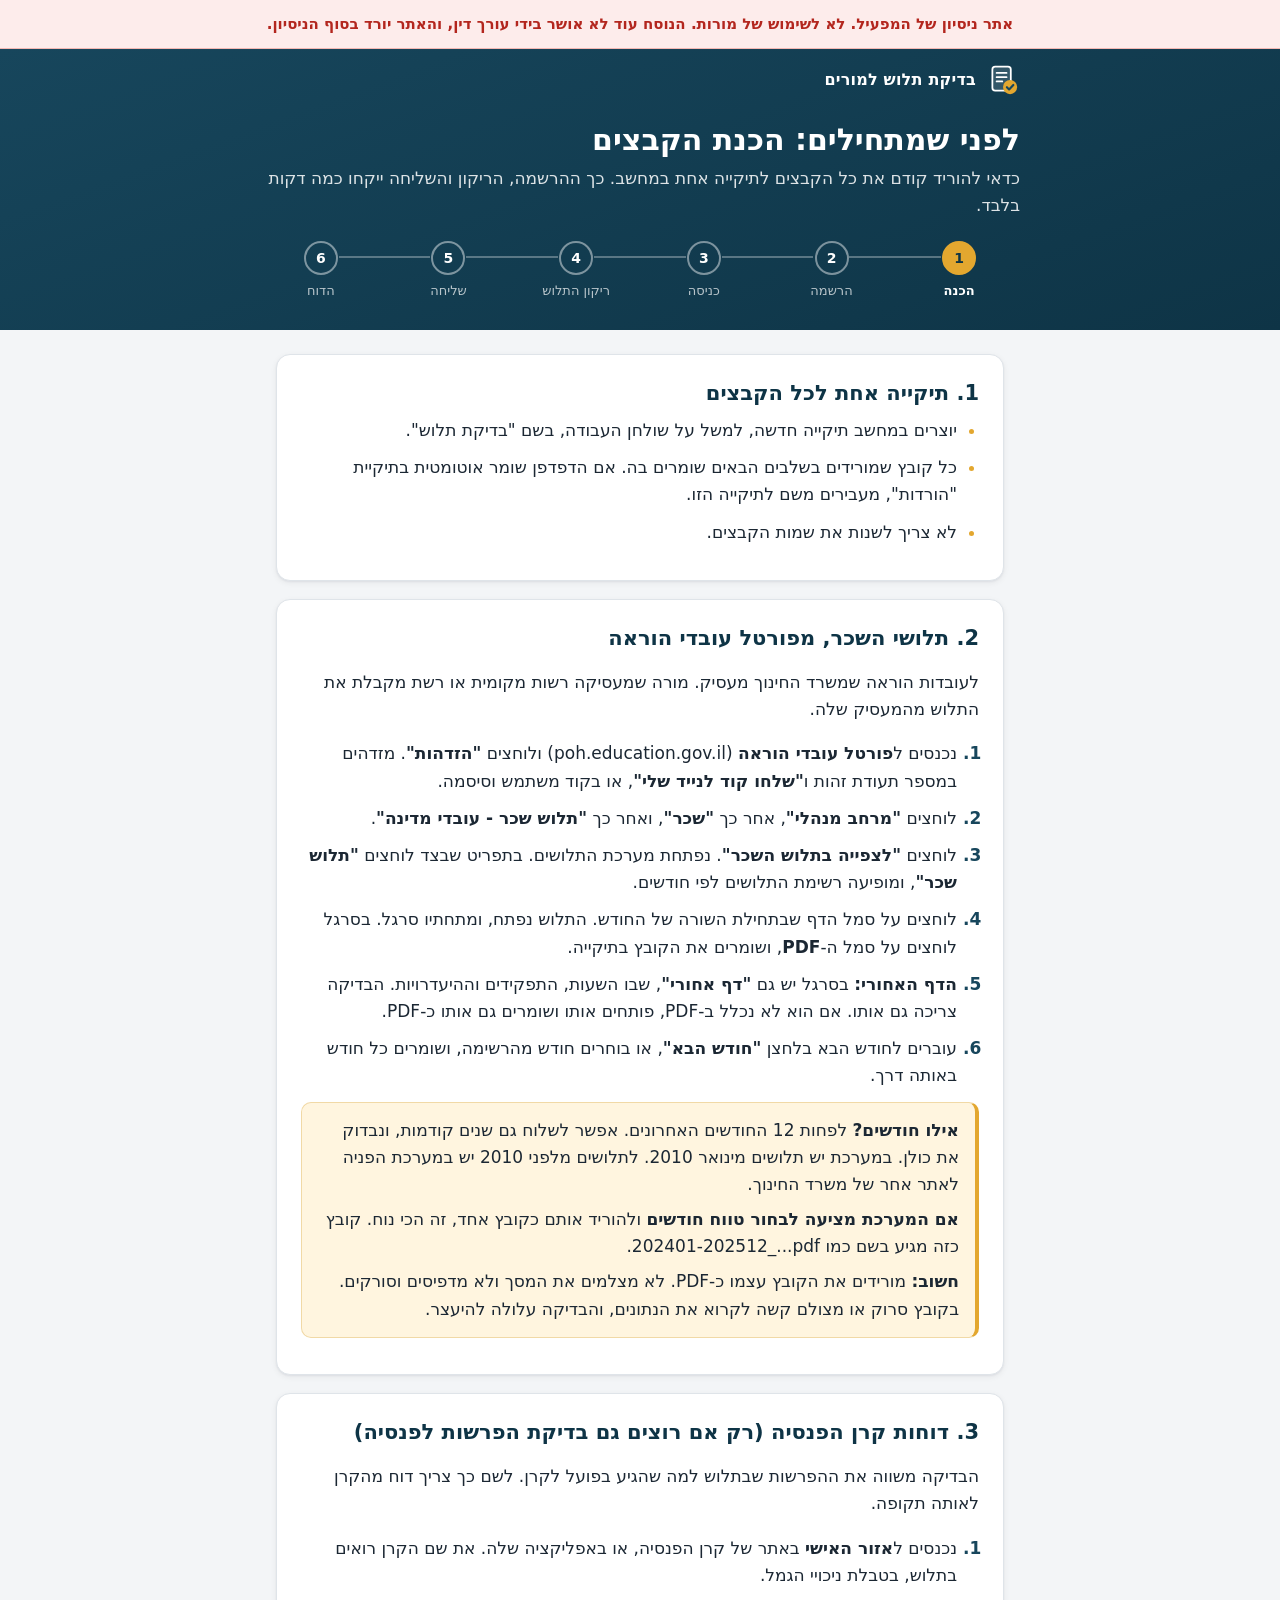
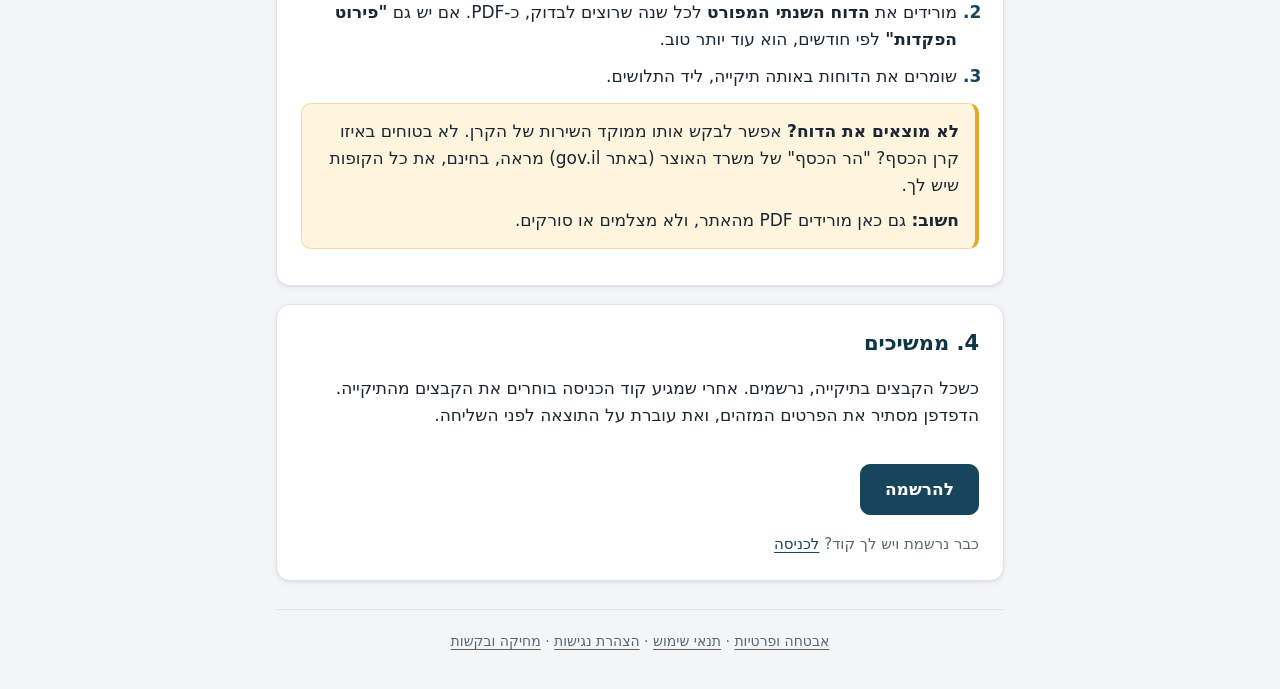
<file: prepare.html>
<!doctype html>
<html lang="he" dir="rtl">
<head>
<meta charset="utf-8">
<meta name="robots" content="noindex, nofollow">
<meta name="viewport" content="width=device-width, initial-scale=1">
<meta name="referrer" content="no-referrer">
<!-- Step 0: what to download before registering. Text only, no script, no network. The payslip steps follow the
     Ministry's own user guide (meyda.education.gov.il/files/PortalOvdeyHoraa/POH/salary/salary-guide.pdf, pages 1-5:
     the labels are from its screenshots) and the portal's payslip page, as read on 11.11.2026. The guide shows no way
     to download a range of months as one file, so the page only mentions it as a possibility. -->
<meta http-equiv="Content-Security-Policy" content="default-src 'none'; style-src 'self'; img-src 'self'; form-action 'none'; base-uri 'none'">
<title>לפני שמתחילים: הכנת הקבצים</title>
<link rel="stylesheet" href="style.css">
</head>
<body>
<section class="draft">אתר ניסיון של המפעיל. לא לשימוש של מורות. הנוסח עוד לא אושר בידי עורך דין, והאתר יורד בסוף הניסיון.</section>
<header>
  <div class="brandbar"><img src="logo.svg" alt="" width="34" height="34"><span>בדיקת תלוש למורים</span></div>
  <h1>לפני שמתחילים: הכנת הקבצים</h1>
  <p>כדאי להוריד קודם את כל הקבצים לתיקייה אחת במחשב. כך ההרשמה, הריקון והשליחה ייקחו כמה דקות בלבד.</p>
  <ol class="stepper" aria-label="שלבי הבדיקה"><li aria-current="step">הכנה</li><li><a href="register.html">הרשמה</a></li><li><a href="index.html">כניסה</a></li><li>ריקון התלוש</li><li>שליחה</li><li>הדוח</li></ol>
</header>
<main>
  <section>
    <h2>1. תיקייה אחת לכל הקבצים</h2>
    <ul class="points">
      <li>יוצרים במחשב תיקייה חדשה, למשל על שולחן העבודה, בשם "בדיקת תלוש".</li>
      <li>כל קובץ שמורידים בשלבים הבאים שומרים בה. אם הדפדפן שומר אוטומטית בתיקיית "הורדות", מעבירים משם לתיקייה הזו.</li>
      <li>לא צריך לשנות את שמות הקבצים.</li>
    </ul>
  </section>

  <section>
    <h2>2. תלושי השכר, מפורטל עובדי הוראה</h2>
    <p>לעובדות הוראה שמשרד החינוך מעסיק. מורה שמעסיקה רשות מקומית או רשת מקבלת את התלוש מהמעסיק שלה.</p>
    <ol class="steps">
      <li>נכנסים ל<strong>פורטל עובדי הוראה</strong> (poh.education.gov.il) ולוחצים <strong>"הזדהות"</strong>. מזדהים במספר תעודת זהות ו<strong>"שלחו קוד לנייד שלי"</strong>, או בקוד משתמש וסיסמה.</li>
      <li>לוחצים <strong>"מרחב מנהלי"</strong>, אחר כך <strong>"שכר"</strong>, ואחר כך <strong>"תלוש שכר - עובדי מדינה"</strong>.</li>
      <li>לוחצים <strong>"לצפייה בתלוש השכר"</strong>. נפתחת מערכת התלושים. בתפריט שבצד לוחצים <strong>"תלוש שכר"</strong>, ומופיעה רשימת התלושים לפי חודשים.</li>
      <li>לוחצים על סמל הדף שבתחילת השורה של החודש. התלוש נפתח, ומתחתיו סרגל. בסרגל לוחצים על סמל ה-<strong>PDF</strong>, ושומרים את הקובץ בתיקייה.</li>
      <li><strong>הדף האחורי:</strong> בסרגל יש גם <strong>"דף אחורי"</strong>, שבו השעות, התפקידים וההיעדרויות. הבדיקה צריכה גם אותו. אם הוא לא נכלל ב-PDF, פותחים אותו ושומרים גם אותו כ-PDF.</li>
      <li>עוברים לחודש הבא בלחצן <strong>"חודש הבא"</strong>, או בוחרים חודש מהרשימה, ושומרים כל חודש באותה דרך.</li>
    </ol>
    <div class="notice">
      <p><strong>אילו חודשים?</strong> לפחות 12 החודשים האחרונים. אפשר לשלוח גם שנים קודמות, ונבדוק את כולן. במערכת יש תלושים מינואר 2010. לתלושים מלפני 2010 יש במערכת הפניה לאתר אחר של משרד החינוך.</p>
      <p><strong>אם המערכת מציעה לבחור טווח חודשים</strong> ולהוריד אותם כקובץ אחד, זה הכי נוח. קובץ כזה מגיע בשם כמו <span dir="ltr">202401-202512_...pdf</span>.</p>
      <p><strong>חשוב:</strong> מורידים את הקובץ עצמו כ-PDF. לא מצלמים את המסך ולא מדפיסים וסורקים. בקובץ סרוק או מצולם קשה לקרוא את הנתונים, והבדיקה עלולה להיעצר.</p>
    </div>
  </section>

  <section>
    <h2>3. דוחות קרן הפנסיה (רק אם רוצים גם בדיקת הפרשות לפנסיה)</h2>
    <p>הבדיקה משווה את ההפרשות שבתלוש למה שהגיע בפועל לקרן. לשם כך צריך דוח מהקרן לאותה תקופה.</p>
    <ol class="steps">
      <li>נכנסים ל<strong>אזור האישי</strong> באתר של קרן הפנסיה, או באפליקציה שלה. את שם הקרן רואים בתלוש, בטבלת ניכויי הגמל.</li>
      <li>מורידים את <strong>הדוח השנתי המפורט</strong> לכל שנה שרוצים לבדוק, כ-PDF. אם יש גם <strong>"פירוט הפקדות"</strong> לפי חודשים, הוא עוד יותר טוב.</li>
      <li>שומרים את הדוחות באותה תיקייה, ליד התלושים.</li>
    </ol>
    <div class="notice">
      <p><strong>לא מוצאים את הדוח?</strong> אפשר לבקש אותו ממוקד השירות של הקרן. לא בטוחים באיזו קרן הכסף? "הר הכסף" של משרד האוצר (באתר gov.il) מראה, בחינם, את כל הקופות שיש לך.</p>
      <p><strong>חשוב:</strong> גם כאן מורידים PDF מהאתר, ולא מצלמים או סורקים.</p>
    </div>
  </section>

  <section>
    <h2>4. ממשיכים</h2>
    <p>כשכל הקבצים בתיקייה, נרשמים. אחרי שמגיע קוד הכניסה בוחרים את הקבצים מהתיקייה. הדפדפן מסתיר את הפרטים המזהים, ואת עוברת על התוצאה לפני השליחה.</p>
    <p><a class="button primary" href="register.html">להרשמה</a></p>
    <p class="hint">כבר נרשמת ויש לך קוד? <a href="index.html">לכניסה</a></p>
  </section>
  <p class="footer-links"><a href="privacy.html">אבטחה ופרטיות</a> · <a href="terms.html">תנאי שימוש</a> · <a href="accessibility.html">הצהרת נגישות</a> · <a href="delete.html">מחיקה ובקשות</a></p>
</main>
</body>
</html>
</file>
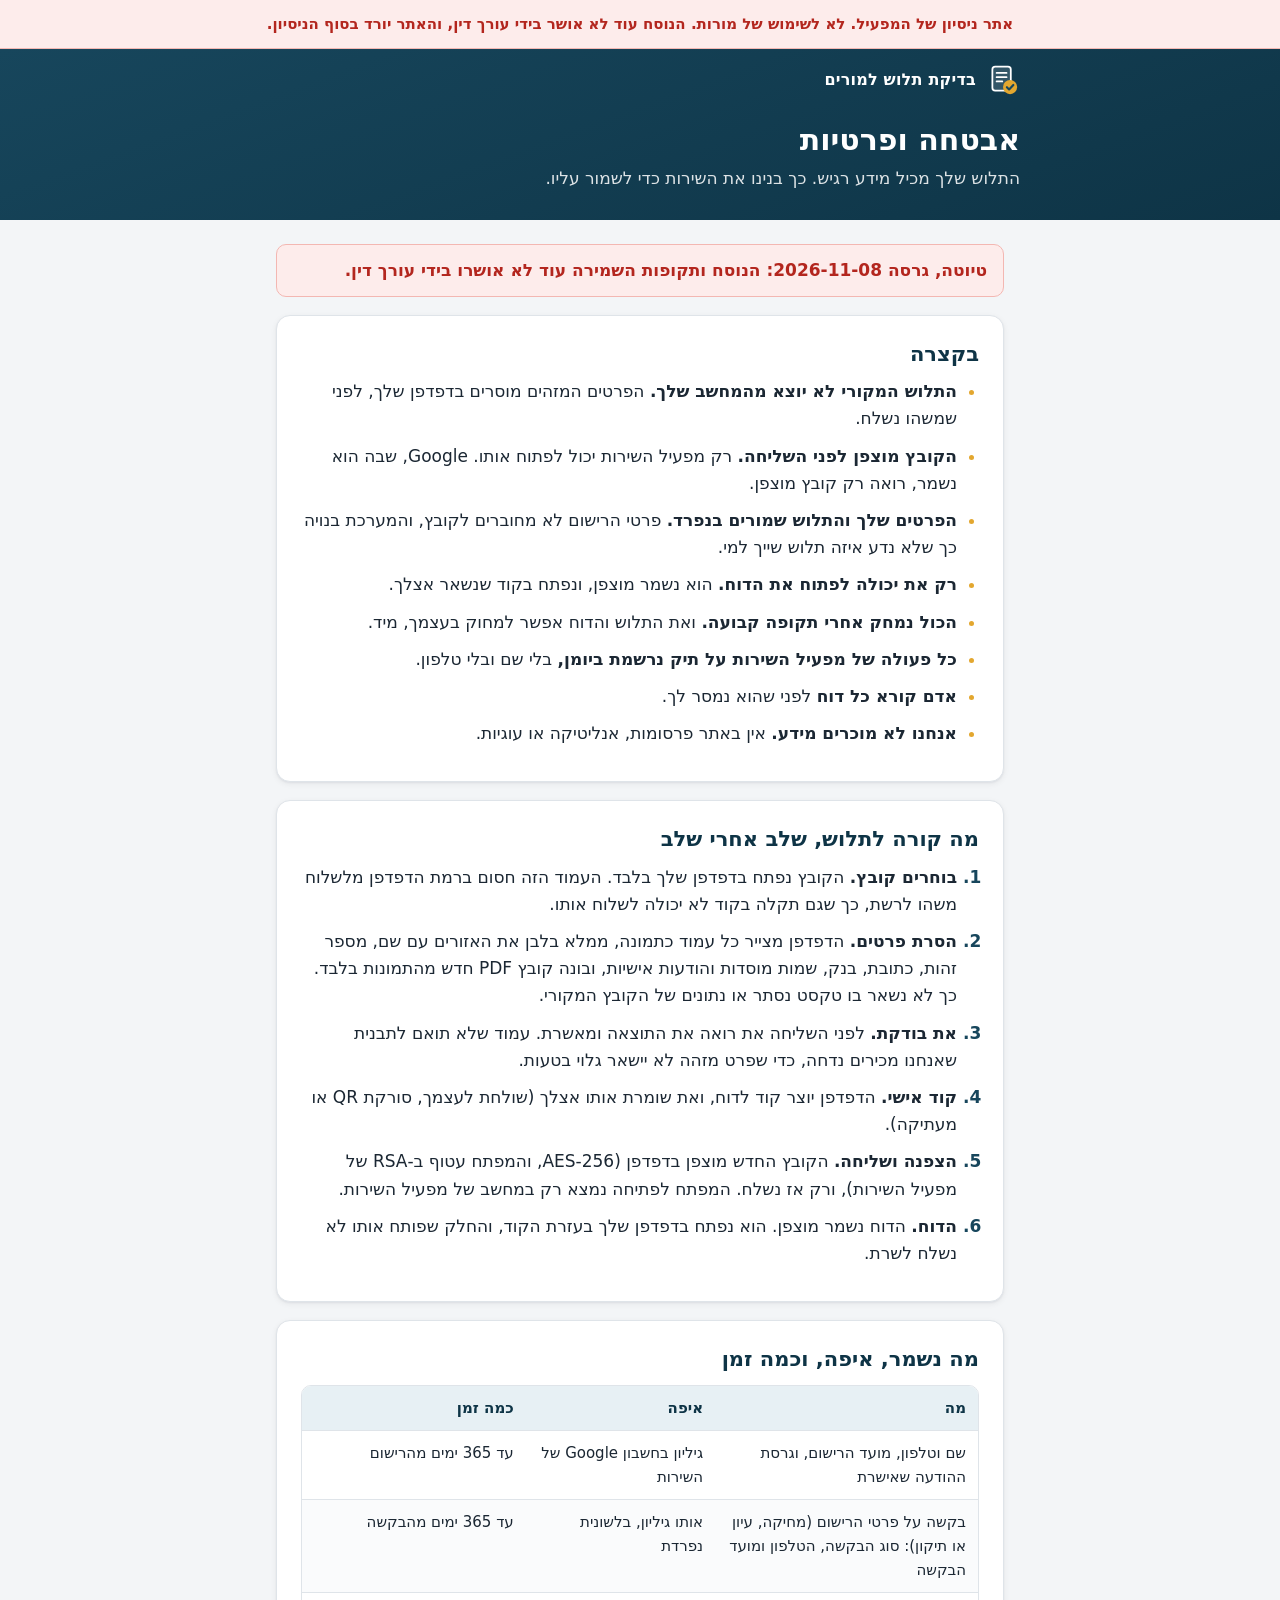
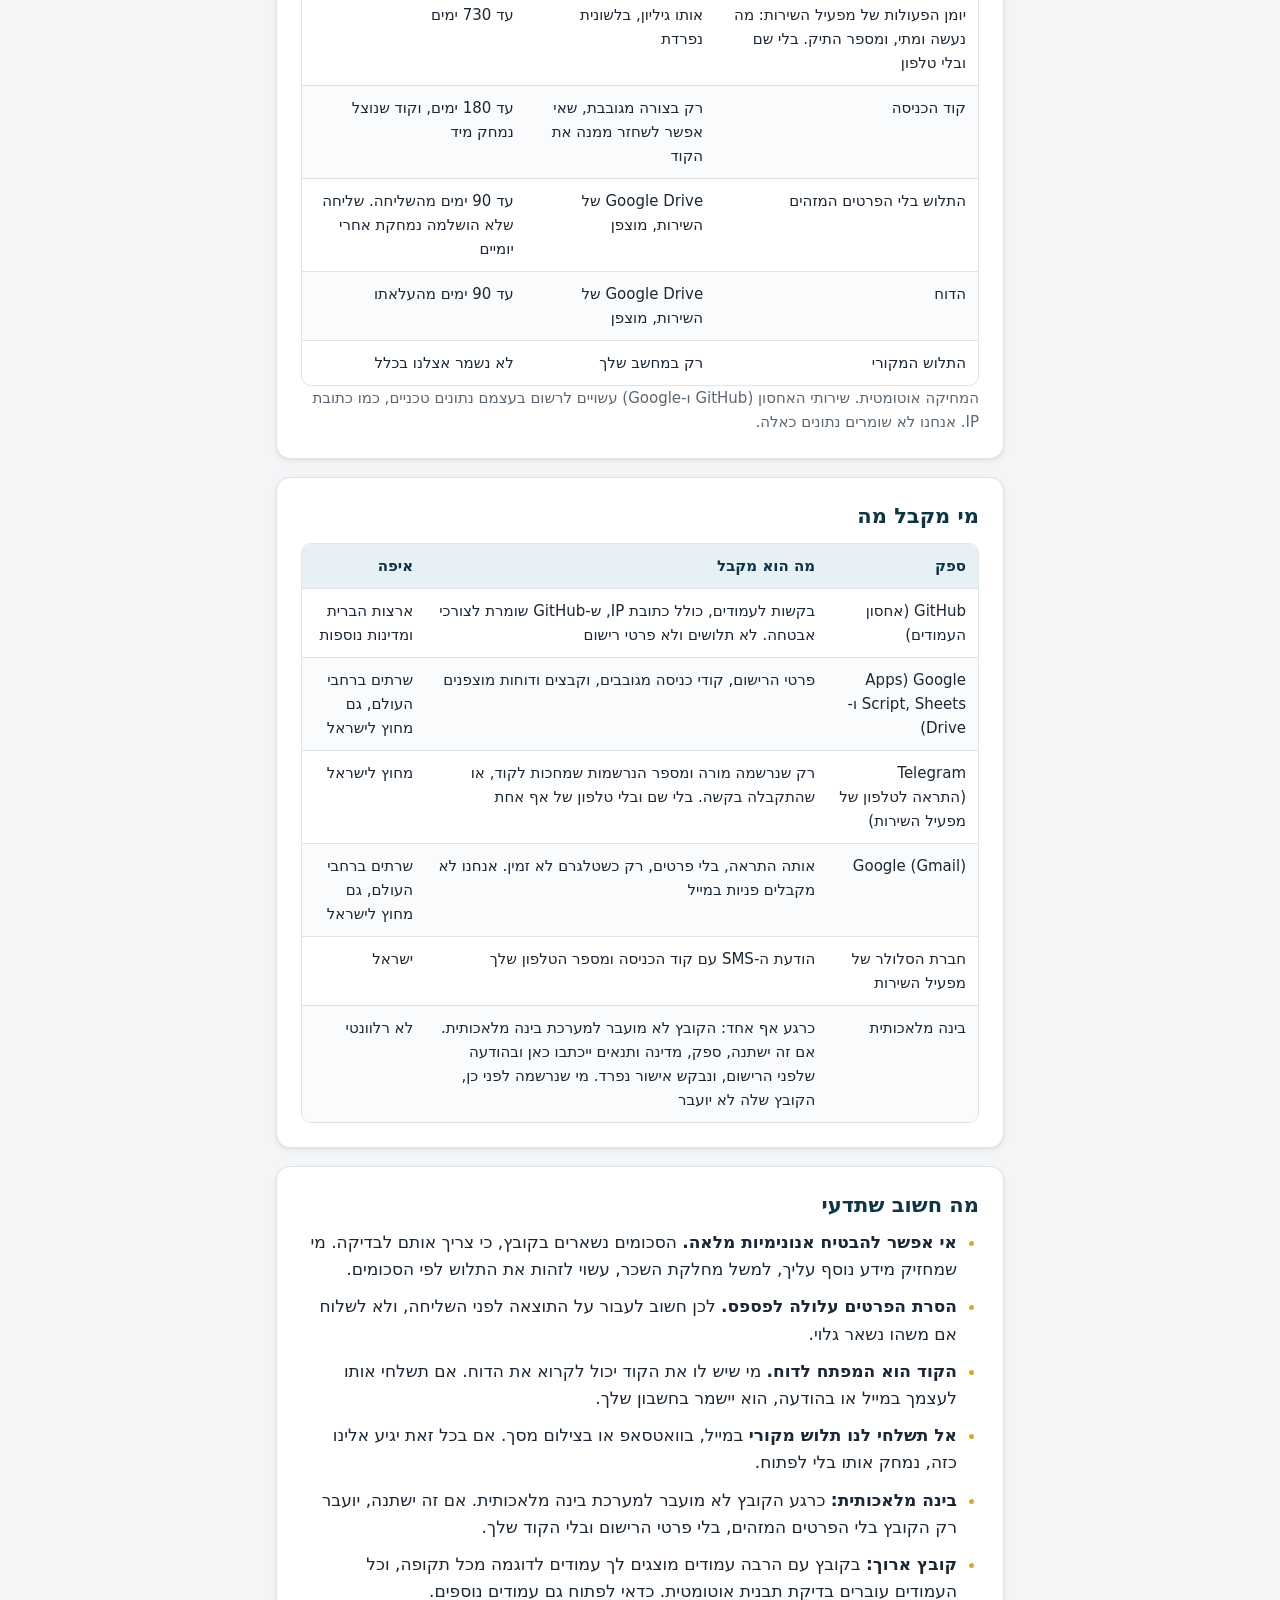
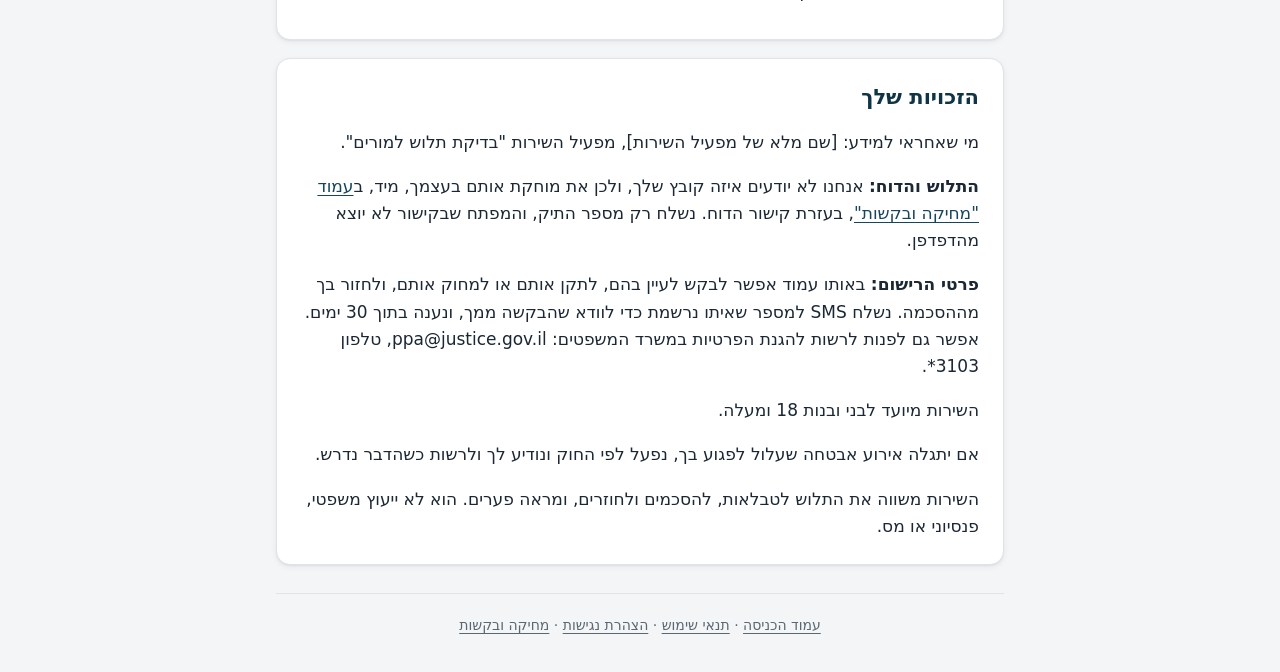
<file: privacy.html>
<!doctype html>
<html lang="he" dir="rtl">
<head>
<meta charset="utf-8">
<meta name="robots" content="noindex, nofollow">
<meta name="viewport" content="width=device-width, initial-scale=1">
<meta name="referrer" content="no-referrer">
<!-- A page of text only: no scripts and no network. -->
<meta http-equiv="Content-Security-Policy" content="default-src 'none'; style-src 'self'; img-src 'self'; form-action 'none'; base-uri 'none'">
<title>אבטחה ופרטיות</title>
<link rel="stylesheet" href="style.css">
</head>
<body>
<section class="draft">אתר ניסיון של המפעיל. לא לשימוש של מורות. הנוסח עוד לא אושר בידי עורך דין, והאתר יורד בסוף הניסיון.</section>
<!-- Every statement here must stay true of the code. Retention periods match DEFAULT_DAYS in apps_script/Code.gs:
     change both together. Don't add claims about certifications, a lawyer's review or an AI provider's terms
     until they are true (נוהל_ציות_משפטי.md, section 6). -->
<header>
  <div class="brandbar"><img src="logo.svg" alt="" width="34" height="34"><span>בדיקת תלוש למורים</span></div>
  <h1>אבטחה ופרטיות</h1>
  <p>התלוש שלך מכיל מידע רגיש. כך בנינו את השירות כדי לשמור עליו.</p>
</header>
<main>
  <!-- Remove this banner only after a lawyer approved the wording and the retention table
       (פרטיות_ואבטחה_לקחים_מתלושי.md, items 6 and 11). -->
  <section class="draft">טיוטה, גרסה 2026-11-08: הנוסח ותקופות השמירה עוד לא אושרו בידי עורך דין.</section>
  <section>
    <h2>בקצרה</h2>
    <ul class="points">
      <li><strong>התלוש המקורי לא יוצא מהמחשב שלך.</strong> הפרטים המזהים מוסרים בדפדפן שלך, לפני שמשהו נשלח.</li>
      <li><strong>הקובץ מוצפן לפני השליחה.</strong> רק מפעיל השירות יכול לפתוח אותו. Google, שבה הוא נשמר, רואה רק קובץ מוצפן.</li>
      <li><strong>הפרטים שלך והתלוש שמורים בנפרד.</strong> פרטי הרישום לא מחוברים לקובץ, והמערכת בנויה כך שלא נדע איזה תלוש שייך למי.</li>
      <li><strong>רק את יכולה לפתוח את הדוח.</strong> הוא נשמר מוצפן, ונפתח בקוד שנשאר אצלך.</li>
      <li><strong>הכול נמחק אחרי תקופה קבועה.</strong> ואת התלוש והדוח אפשר למחוק בעצמך, מיד.</li>
      <li><strong>כל פעולה של מפעיל השירות על תיק נרשמת ביומן,</strong> בלי שם ובלי טלפון.</li>
      <li><strong>אדם קורא כל דוח</strong> לפני שהוא נמסר לך.</li>
      <li><strong>אנחנו לא מוכרים מידע.</strong> אין באתר פרסומות, אנליטיקה או עוגיות.</li>
    </ul>
  </section>

  <section>
    <h2>מה קורה לתלוש, שלב אחרי שלב</h2>
    <ol class="steps">
      <li><strong>בוחרים קובץ.</strong> הקובץ נפתח בדפדפן שלך בלבד. העמוד הזה חסום ברמת הדפדפן מלשלוח משהו לרשת, כך שגם תקלה בקוד לא יכולה לשלוח אותו.</li>
      <li><strong>הסרת פרטים.</strong> הדפדפן מצייר כל עמוד כתמונה, ממלא בלבן את האזורים עם שם, מספר זהות, כתובת, בנק, שמות מוסדות והודעות אישיות, ובונה קובץ PDF חדש מהתמונות בלבד. כך לא נשאר בו טקסט נסתר או נתונים של הקובץ המקורי.</li>
      <li><strong>את בודקת.</strong> לפני השליחה את רואה את התוצאה ומאשרת. עמוד שלא תואם לתבנית שאנחנו מכירים נדחה, כדי שפרט מזהה לא יישאר גלוי בטעות.</li>
      <li><strong>קוד אישי.</strong> הדפדפן יוצר קוד לדוח, ואת שומרת אותו אצלך (שולחת לעצמך, סורקת QR או מעתיקה).</li>
      <li><strong>הצפנה ושליחה.</strong> הקובץ החדש מוצפן בדפדפן (AES-256, והמפתח עטוף ב-RSA של מפעיל השירות), ורק אז נשלח. המפתח לפתיחה נמצא רק במחשב של מפעיל השירות.</li>
      <li><strong>הדוח.</strong> הדוח נשמר מוצפן. הוא נפתח בדפדפן שלך בעזרת הקוד, והחלק שפותח אותו לא נשלח לשרת.</li>
    </ol>
  </section>

  <section>
    <h2>מה נשמר, איפה, וכמה זמן</h2>
    <div class="table-wrap stack"><table>
      <thead><tr><th>מה</th><th>איפה</th><th>כמה זמן</th></tr></thead>
      <tbody>
        <tr><td>שם וטלפון, מועד הרישום, וגרסת ההודעה שאישרת</td><td>גיליון בחשבון Google של השירות</td><td>עד 365 ימים מהרישום</td></tr>
        <tr><td>בקשה על פרטי הרישום (מחיקה, עיון או תיקון): סוג הבקשה, הטלפון ומועד הבקשה</td><td>אותו גיליון, בלשונית נפרדת</td><td>עד 365 ימים מהבקשה</td></tr>
        <tr><td>יומן הפעולות של מפעיל השירות: מה נעשה ומתי, ומספר התיק. בלי שם ובלי טלפון</td><td>אותו גיליון, בלשונית נפרדת</td><td>עד 730 ימים</td></tr>
        <tr><td>קוד הכניסה</td><td>רק בצורה מגובבת, שאי אפשר לשחזר ממנה את הקוד</td><td>עד 180 ימים, וקוד שנוצל נמחק מיד</td></tr>
        <tr><td>התלוש בלי הפרטים המזהים</td><td>Google Drive של השירות, מוצפן</td><td>עד 90 ימים מהשליחה. שליחה שלא הושלמה נמחקת אחרי יומיים</td></tr>
        <tr><td>הדוח</td><td>Google Drive של השירות, מוצפן</td><td>עד 90 ימים מהעלאתו</td></tr>
        <tr><td>התלוש המקורי</td><td>רק במחשב שלך</td><td>לא נשמר אצלנו בכלל</td></tr>
      </tbody>
    </table></div>
    <p class="hint">המחיקה אוטומטית. שירותי האחסון (GitHub ו-Google) עשויים לרשום בעצמם נתונים טכניים, כמו כתובת IP. אנחנו לא שומרים נתונים כאלה.</p>
  </section>

  <section>
    <h2>מי מקבל מה</h2>
    <div class="table-wrap stack"><table>
      <thead><tr><th>ספק</th><th>מה הוא מקבל</th><th>איפה</th></tr></thead>
      <tbody>
        <tr><td>GitHub (אחסון העמודים)</td><td>בקשות לעמודים, כולל כתובת IP, ש-GitHub שומרת לצורכי אבטחה. לא תלושים ולא פרטי רישום</td><td>ארצות הברית ומדינות נוספות</td></tr>
        <tr><td>Google (Apps Script, Sheets ו-Drive)</td><td>פרטי הרישום, קודי כניסה מגובבים, וקבצים ודוחות מוצפנים</td><td>שרתים ברחבי העולם, גם מחוץ לישראל</td></tr>
        <tr><td>Telegram (התראה לטלפון של מפעיל השירות)</td><td>רק שנרשמה מורה ומספר הנרשמות שמחכות לקוד, או שהתקבלה בקשה. בלי שם ובלי טלפון של אף אחת</td><td>מחוץ לישראל</td></tr>
        <tr><td>Google (Gmail)</td><td>אותה התראה, בלי פרטים, רק כשטלגרם לא זמין. אנחנו לא מקבלים פניות במייל</td><td>שרתים ברחבי העולם, גם מחוץ לישראל</td></tr>
        <tr><td>חברת הסלולר של מפעיל השירות</td><td>הודעת ה-SMS עם קוד הכניסה ומספר הטלפון שלך</td><td>ישראל</td></tr>
        <tr><td>בינה מלאכותית</td><td>כרגע אף אחד: הקובץ לא מועבר למערכת בינה מלאכותית. אם זה ישתנה, ספק, מדינה ותנאים ייכתבו כאן ובהודעה שלפני הרישום, ונבקש אישור נפרד. מי שנרשמה לפני כן, הקובץ שלה לא יועבר</td><td>לא רלוונטי</td></tr>
      </tbody>
    </table></div>
  </section>

  <section>
    <h2>מה חשוב שתדעי</h2>
    <ul class="points">
      <li><strong>אי אפשר להבטיח אנונימיות מלאה.</strong> הסכומים נשארים בקובץ, כי צריך אותם לבדיקה. מי שמחזיק מידע נוסף עליך, למשל מחלקת השכר, עשוי לזהות את התלוש לפי הסכומים.</li>
      <li><strong>הסרת הפרטים עלולה לפספס.</strong> לכן חשוב לעבור על התוצאה לפני השליחה, ולא לשלוח אם משהו נשאר גלוי.</li>
      <li><strong>הקוד הוא המפתח לדוח.</strong> מי שיש לו את הקוד יכול לקרוא את הדוח. אם תשלחי אותו לעצמך במייל או בהודעה, הוא יישמר בחשבון שלך.</li>
      <li><strong>אל תשלחי לנו תלוש מקורי</strong> במייל, בוואטסאפ או בצילום מסך. אם בכל זאת יגיע אלינו כזה, נמחק אותו בלי לפתוח.</li>
      <li><strong>בינה מלאכותית:</strong> כרגע הקובץ לא מועבר למערכת בינה מלאכותית. אם זה ישתנה, יועבר רק הקובץ בלי הפרטים המזהים, בלי פרטי הרישום ובלי הקוד שלך.</li>
      <li><strong>קובץ ארוך:</strong> בקובץ עם הרבה עמודים מוצגים לך עמודים לדוגמה מכל תקופה, וכל העמודים עוברים בדיקת תבנית אוטומטית. כדאי לפתוח גם עמודים נוספים.</li>
    </ul>
  </section>

  <section>
    <h2>הזכויות שלך</h2>
    <p>מי שאחראי למידע: [שם מלא של מפעיל השירות], מפעיל השירות "בדיקת תלוש למורים".</p>
    <p><strong>התלוש והדוח:</strong> אנחנו לא יודעים איזה קובץ שלך, ולכן את מוחקת אותם בעצמך, מיד, ב<a href="delete.html">עמוד "מחיקה ובקשות"</a>, בעזרת קישור הדוח. נשלח רק מספר התיק, והמפתח שבקישור לא יוצא מהדפדפן.</p>
    <p><strong>פרטי הרישום:</strong> באותו עמוד אפשר לבקש לעיין בהם, לתקן אותם או למחוק אותם, ולחזור בך מההסכמה. נשלח SMS למספר שאיתו נרשמת כדי לוודא שהבקשה ממך, ונענה בתוך 30 ימים. אפשר גם לפנות לרשות להגנת הפרטיות במשרד המשפטים: <span dir="ltr">ppa@justice.gov.il</span>, טלפון <span dir="ltr">*3103</span>.</p>
    <p>השירות מיועד לבני ובנות 18 ומעלה.</p>
    <p>אם יתגלה אירוע אבטחה שעלול לפגוע בך, נפעל לפי החוק ונודיע לך ולרשות כשהדבר נדרש.</p>
    <p>השירות משווה את התלוש לטבלאות, להסכמים ולחוזרים, ומראה פערים. הוא לא ייעוץ משפטי, פנסיוני או מס.</p>
  </section>

  <p class="footer-links"><a href="index.html">עמוד הכניסה</a> · <a href="terms.html">תנאי שימוש</a> · <a href="accessibility.html">הצהרת נגישות</a> · <a href="delete.html">מחיקה ובקשות</a></p>
</main>
</body>
</html>
</file>
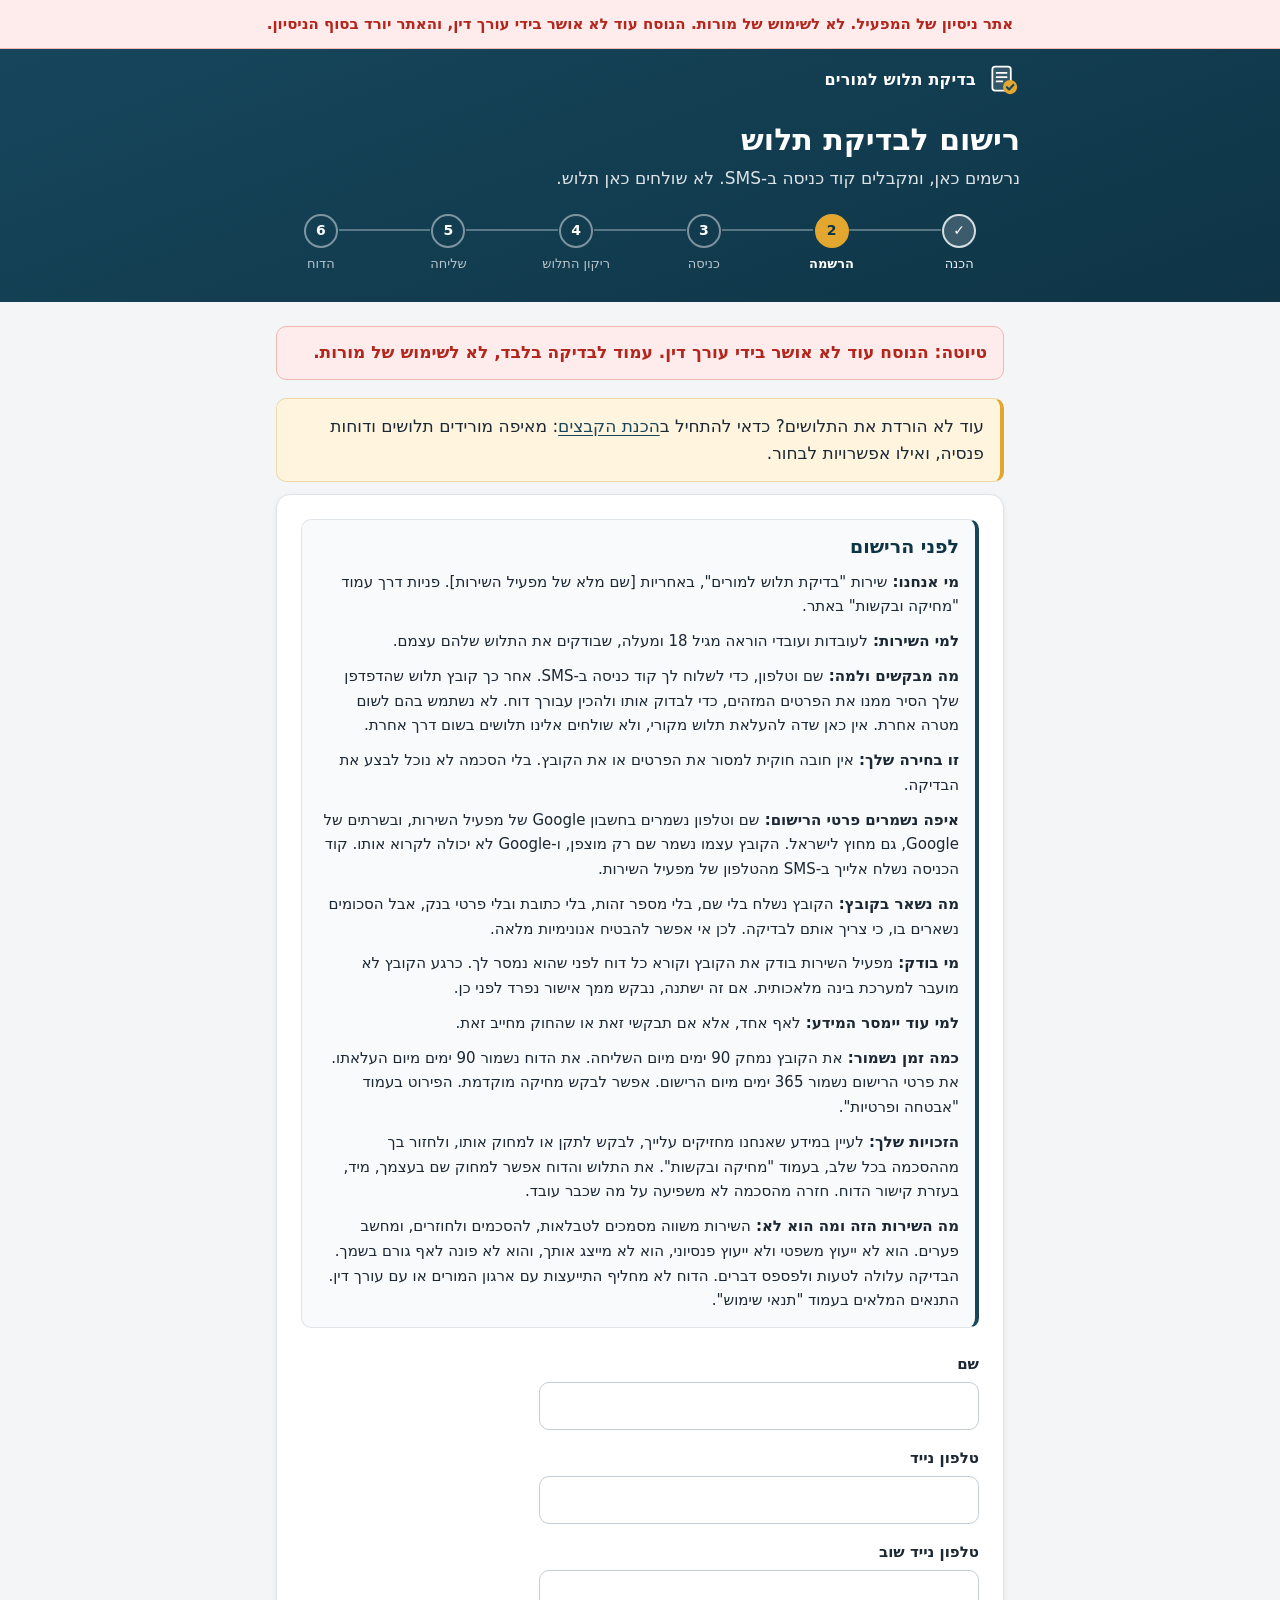
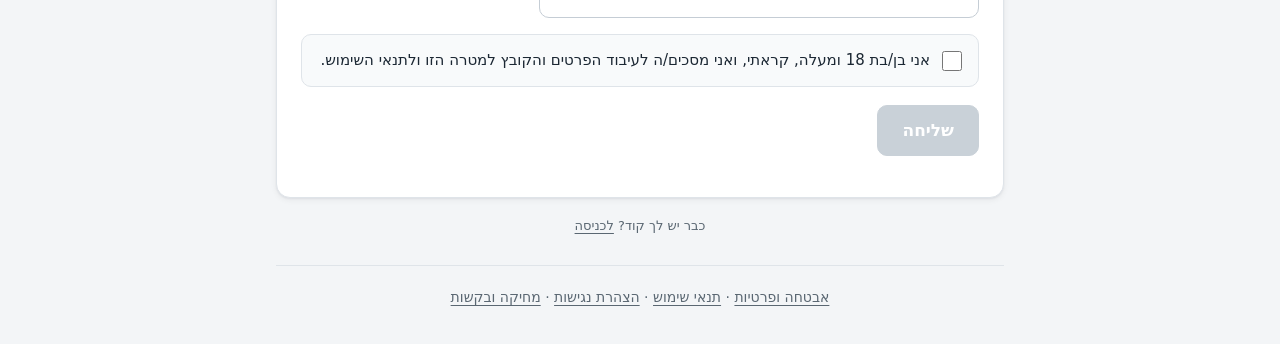
<file: register.html>
<!doctype html>
<html lang="he" dir="rtl">
<head>
<meta charset="utf-8">
<meta name="robots" content="noindex, nofollow">
<meta name="viewport" content="width=device-width, initial-scale=1">
<meta name="referrer" content="no-referrer">
<meta http-equiv="Content-Security-Policy" content="default-src 'none'; script-src 'self'; style-src 'self'; connect-src https://script.google.com/macros/s/AKfycbyGhnnzfXejxpYZVzX2U9uykm526udYM6G5hJUnQsLePHbiMElV_Y1z8CuSsRdPqZ1sxA/exec https://script.googleusercontent.com/macros/echo; img-src 'self'; form-action 'none'; base-uri 'none'">
<title>רישום לבדיקת תלוש</title>
<link rel="stylesheet" href="style.css">
</head>
<body>
<section class="draft">אתר ניסיון של המפעיל. לא לשימוש של מורות. הנוסח עוד לא אושר בידי עורך דין, והאתר יורד בסוף הניסיון.</section>
<header>
  <div class="brandbar"><img src="logo.svg" alt="" width="34" height="34"><span>בדיקת תלוש למורים</span></div>
  <h1>רישום לבדיקת תלוש</h1>
  <p>נרשמים כאן, ומקבלים קוד כניסה ב-SMS. לא שולחים כאן תלוש.</p>
  <ol class="stepper" aria-label="שלבי הבדיקה"><li class="done"><a href="prepare.html">הכנה</a></li><li aria-current="step"><a href="register.html">הרשמה</a></li><li><a href="index.html">כניסה</a></li><li>ריקון התלוש</li><li>שליחה</li><li>הדוח</li></ol>
</header>
<main>
  <section id="draft" class="draft" hidden>טיוטה: הנוסח עוד לא אושר בידי עורך דין. עמוד לבדיקה בלבד, לא לשימוש של מורות.</section>
  <p class="notice">עוד לא הורדת את התלושים? כדאי להתחיל ב<a href="prepare.html">הכנת הקבצים</a>: מאיפה מורידים תלושים ודוחות פנסיה, ואילו אפשרויות לבחור.</p>
  <section id="form">
    <div class="notice consent" id="notice"></div>
    <div class="fields">
      <label>שם
        <input type="text" id="name" autocomplete="name" maxlength="100">
      </label>
      <label>טלפון נייד
        <input type="tel" id="phone" dir="ltr" autocomplete="tel" inputmode="numeric" maxlength="14">
      </label>
      <label>טלפון נייד שוב
        <input type="tel" id="phone2" dir="ltr" autocomplete="off" inputmode="numeric" maxlength="14">
      </label>
      <div class="trap" aria-hidden="true">
        <label>אתר
          <input type="text" id="website" tabindex="-1" autocomplete="off">
        </label>
      </div>
    </div>
    <label class="check"><input type="checkbox" id="consent-data"> <span id="consent-data-text"></span></label>
    <label class="check" id="consent-ai-row" hidden><input type="checkbox" id="consent-ai"> <span id="consent-ai-text"></span></label>
    <button id="submit" type="button" disabled>שליחה</button>
    <p id="status" role="status" aria-live="polite"></p>
  </section>
  <section id="done" hidden>
    <h2>קיבלנו</h2>
    <p>קוד כניסה יישלח אליך ב-SMS. כשיגיע, אפשר <a href="index.html">להיכנס כאן</a>.</p>
    <p>הקוד לא הגיע אחרי כמה שעות? <a href="index.html#nocode">לבקשת קוד חדש</a></p>
  </section>
  <p class="small-link">כבר יש לך קוד? <a href="index.html">לכניסה</a></p>
  <p class="footer-links"><a href="privacy.html">אבטחה ופרטיות</a> · <a href="terms.html">תנאי שימוש</a> · <a href="accessibility.html">הצהרת נגישות</a> · <a href="delete.html">מחיקה ובקשות</a></p>
</main>
<script src="config.js"></script>
<script src="api.js"></script>
<script src="consent.js"></script>
<script src="register.js"></script>
</body>
</html>
</file>
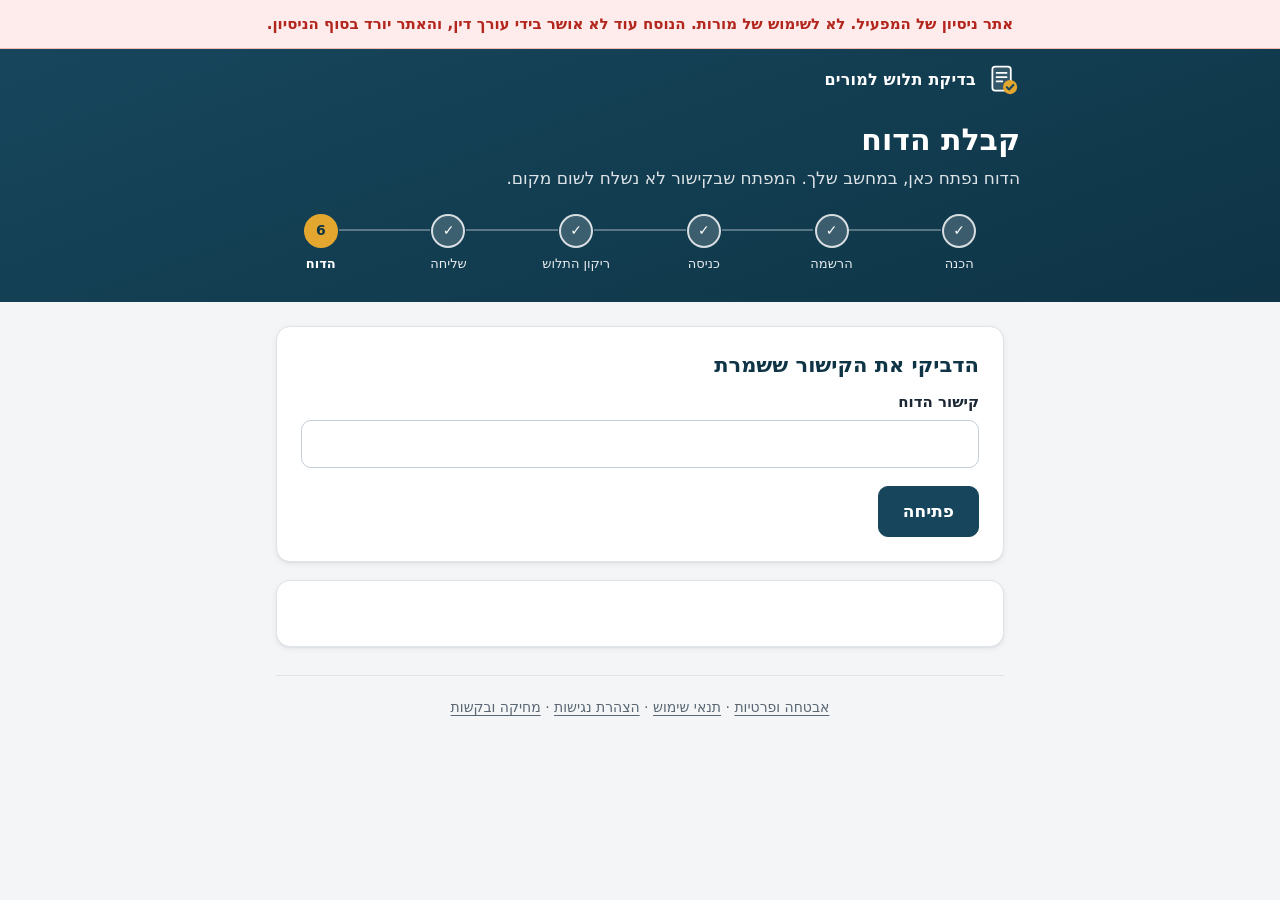
<file: report.html>
<!doctype html>
<html lang="he" dir="rtl">
<head>
<meta charset="utf-8">
<meta name="robots" content="noindex, nofollow">
<meta name="viewport" content="width=device-width, initial-scale=1">
<!-- The key sits after the # and is never sent. no-referrer keeps the address out of any other request. -->
<meta name="referrer" content="no-referrer">
<meta http-equiv="Content-Security-Policy" content="default-src 'none'; script-src 'self'; style-src 'self'; connect-src https://script.google.com/macros/s/AKfycbyGhnnzfXejxpYZVzX2U9uykm526udYM6G5hJUnQsLePHbiMElV_Y1z8CuSsRdPqZ1sxA/exec https://script.googleusercontent.com/macros/echo; img-src 'self'; form-action 'none'; base-uri 'none'">
<title>קבלת הדוח</title>
<link rel="stylesheet" href="style.css">
</head>
<body>
<section class="draft">אתר ניסיון של המפעיל. לא לשימוש של מורות. הנוסח עוד לא אושר בידי עורך דין, והאתר יורד בסוף הניסיון.</section>
<header>
  <div class="brandbar"><img src="logo.svg" alt="" width="34" height="34"><span>בדיקת תלוש למורים</span></div>
  <h1>קבלת הדוח</h1>
  <p>הדוח נפתח כאן, במחשב שלך. המפתח שבקישור לא נשלח לשום מקום.</p>
  <ol class="stepper" aria-label="שלבי הבדיקה"><li class="done"><a href="prepare.html">הכנה</a></li><li class="done"><a href="register.html">הרשמה</a></li><li class="done"><a href="index.html">כניסה</a></li><li class="done">ריקון התלוש</li><li class="done">שליחה</li><li aria-current="step">הדוח</li></ol>
</header>
<main>
  <section id="ask" hidden>
    <h2>הדביקי את הקישור ששמרת</h2>
    <label>קישור הדוח
      <input type="text" id="code" dir="ltr" autocomplete="off">
    </label>
    <button id="open" type="button">פתיחה</button>
  </section>
  <section>
    <p id="status" role="status" aria-live="polite"></p>
    <a class="button" id="save" hidden>הורדת הדוח</a>
    <button id="again" type="button" hidden>בדיקה נוספת</button>
    <p class="hint" id="scope" hidden>הדוח הוא דוח ממצאים. הוא לא ייעוץ משפטי או פנסיוני, והוא עלול לטעות ולפספס דברים. פרטים בראש הדוח.</p>
    <div class="notice" id="resubmit-box" hidden>
      <p><strong>זה דוח שגיאה.</strong> אפשר להעלות שוב עם הקוד שבדוח. הקובץ החדש ייכנס לאותו תיק, והדוח המלא יגיע לקישור הזה. אין צורך לשמור קישור חדש.</p>
      <button id="resubmit" type="button" class="primary">העלאה חוזרת</button>
    </div>
    <p class="hint" id="erase-note" hidden>אחרי שהורדת את הדוח, אפשר <a id="erase" href="delete.html">למחוק מיד את התלוש והדוח מהשרת</a>. אחרת הם יימחקו אוטומטית בתום תקופת השמירה.</p>
  </section>
  <p class="footer-links"><a href="privacy.html">אבטחה ופרטיות</a> · <a href="terms.html">תנאי שימוש</a> · <a href="accessibility.html">הצהרת נגישות</a> · <a href="delete.html">מחיקה ובקשות</a></p>
</main>
<script src="config.js"></script>
<script src="api.js"></script>
<script src="crypto-box.js"></script>
<script src="report.js"></script>
</body>
</html>
</file>
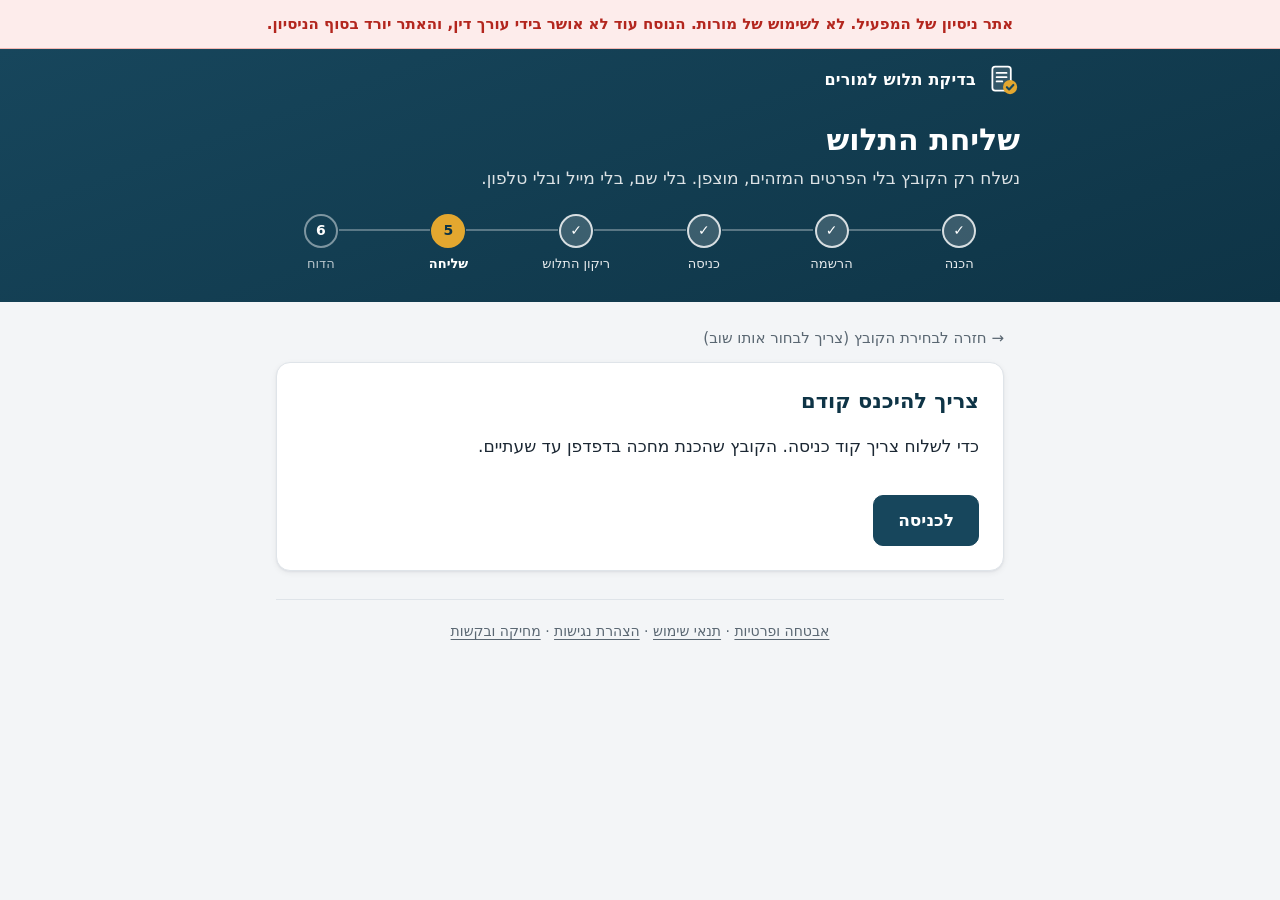
<file: send.html>
<!doctype html>
<html lang="he" dir="rtl">
<head>
<meta charset="utf-8">
<meta name="robots" content="noindex, nofollow">
<meta name="viewport" content="width=device-width, initial-scale=1">
<meta name="referrer" content="no-referrer">
<!-- connect-src holds only the server's two addresses. There is deliberately no file field on this page: it can
     send only what the blanking page handed over. -->
<meta http-equiv="Content-Security-Policy" content="default-src 'none'; script-src 'self'; style-src 'self'; connect-src https://script.google.com/macros/s/AKfycbyGhnnzfXejxpYZVzX2U9uykm526udYM6G5hJUnQsLePHbiMElV_Y1z8CuSsRdPqZ1sxA/exec https://script.googleusercontent.com/macros/echo; img-src 'self'; form-action 'none'; base-uri 'none'">
<title>שליחת התלוש</title>
<link rel="stylesheet" href="style.css">
</head>
<body>
<section class="draft">אתר ניסיון של המפעיל. לא לשימוש של מורות. הנוסח עוד לא אושר בידי עורך דין, והאתר יורד בסוף הניסיון.</section>
<header>
  <div class="brandbar"><img src="logo.svg" alt="" width="34" height="34"><span>בדיקת תלוש למורים</span></div>
  <h1>שליחת התלוש</h1>
  <p>נשלח רק הקובץ בלי הפרטים המזהים, מוצפן. בלי שם, בלי מייל ובלי טלפון.</p>
  <ol class="stepper" aria-label="שלבי הבדיקה"><li class="done"><a href="prepare.html">הכנה</a></li><li class="done"><a href="register.html">הרשמה</a></li><li class="done"><a href="index.html">כניסה</a></li><li class="done">ריקון התלוש</li><li aria-current="step">שליחה</li><li>הדוח</li></ol>
</header>
<main>
  <p class="back-link" id="back"><a href="blank.html">→ חזרה לבחירת הקובץ (צריך לבחור אותו שוב)</a></p>
  <section id="missing" hidden>
    <h2 id="missing-title"></h2>
    <p id="missing-text"></p>
    <p><a id="missing-link" class="button" href="blank.html"></a></p>
  </section>

  <p class="notice" id="again-note" hidden><strong>העלאה חוזרת לאותו תיק.</strong> הקובץ החדש יחליף את הקודם, והדוח המלא יגיע לאותו קישור שכבר שמרת.</p>
  <section id="step-code" hidden>
    <h2 id="step-code-title">1. שמרי את קישור הדוח</h2>
    <p>בקישור הזה תפתחי את הדוח כשיהיה מוכן. <strong>זו הדרך היחידה להגיע אליו.</strong> אנחנו לא יודעים של מי הדוח, ולכן לא נוכל לשלוח אותו שוב או לשחזר את הקישור.</p>
    <p class="link-box" id="link" dir="ltr"></p>
    <div class="actions">
      <a class="button" id="by-mail" href="#">שלחי לעצמי במייל</a>
      <a class="button" id="by-sms" href="#">שלחי לעצמי בהודעה</a>
      <button id="share" type="button" hidden>שיתוף</button>
      <button id="copy" type="button">העתקה</button>
      <button id="download" type="button">הורדה</button>
    </div>
    <p id="copied" role="status" aria-live="polite"></p>
    <canvas id="qr" class="qr" role="img" aria-label="קוד QR של קישור הדוח"></canvas>
    <p class="hint">אפשר לצלם את הקוד בטלפון ולשמור אותו.</p>
    <label class="check"><input type="checkbox" id="saved"> <span>שמרתי את הקישור. <span class="hint">כשתסמני, ייפתח דף נפרד עם הקישור וקוד ה-QR. משאירים אותו פתוח, וחוזרים ללשונית הזו כדי לשלוח.</span></span></label>
    <p class="notice" id="keep-blocked" hidden>הדפדפן לא פתח דף נפרד. זה בסדר: אחרי השליחה הדף הזה יעבור בעצמו לדף עם הקישור וקוד ה-QR. עד אז הקישור מופיע כאן למעלה.</p>
  </section>

  <section id="step-send" hidden>
    <h2>2. שליחה</h2>
    <p id="summary"></p>
    <p class="hint">ההצפנה והשליחה עשויות לקחת כמה דקות, ויותר בקובץ גדול או בחיבור איטי. לא לסגור את הלשונית עד שמופיע "נשלח".</p>
    <button id="send" type="button" disabled>הצפנה ושליחה</button>
    <div id="cancel-box">
      <p class="hint">בחרת קובץ לא נכון? אפשר להוציא אותו או לבטל, כל עוד לא לחצת "הצפנה ושליחה".</p>
      <div class="actions">
        <button id="drop-payslip" type="button" hidden>הסרת התלושים מהשליחה</button>
        <button id="drop-pension" type="button" hidden>הסרת הדוח מהקופה מהשליחה</button>
        <button id="cancel" type="button">ביטול השליחה</button>
      </div>
    </div>
    <progress id="progress" value="0" max="1" hidden></progress>
    <p id="status" role="status" aria-live="polite"></p>
    <button id="retry" type="button" hidden>נסי שוב</button>
  </section>

  <section id="done" hidden>
    <h2>נשלח</h2>
    <p>הקובץ התקבל. הדוח יהיה מוכן בתוך כמה ימים. כדי לראות אותו, היכנסי דרך הקישור ששמרת.</p>
    <p><a id="done-keep" class="button" href="#">לדף עם הקישור וקוד ה-QR</a></p>
  </section>
  <p class="footer-links"><a href="privacy.html">אבטחה ופרטיות</a> · <a href="terms.html">תנאי שימוש</a> · <a href="accessibility.html">הצהרת נגישות</a> · <a href="delete.html">מחיקה ובקשות</a></p>
</main>
<script src="config.js"></script>
<script src="api.js"></script>
<script src="crypto-box.js"></script>
<script src="handoff.js"></script>
<script src="vendor/qrcode.js"></script>
<script src="qr-draw.js"></script>
<script src="send.js"></script>
</body>
</html>
</file>
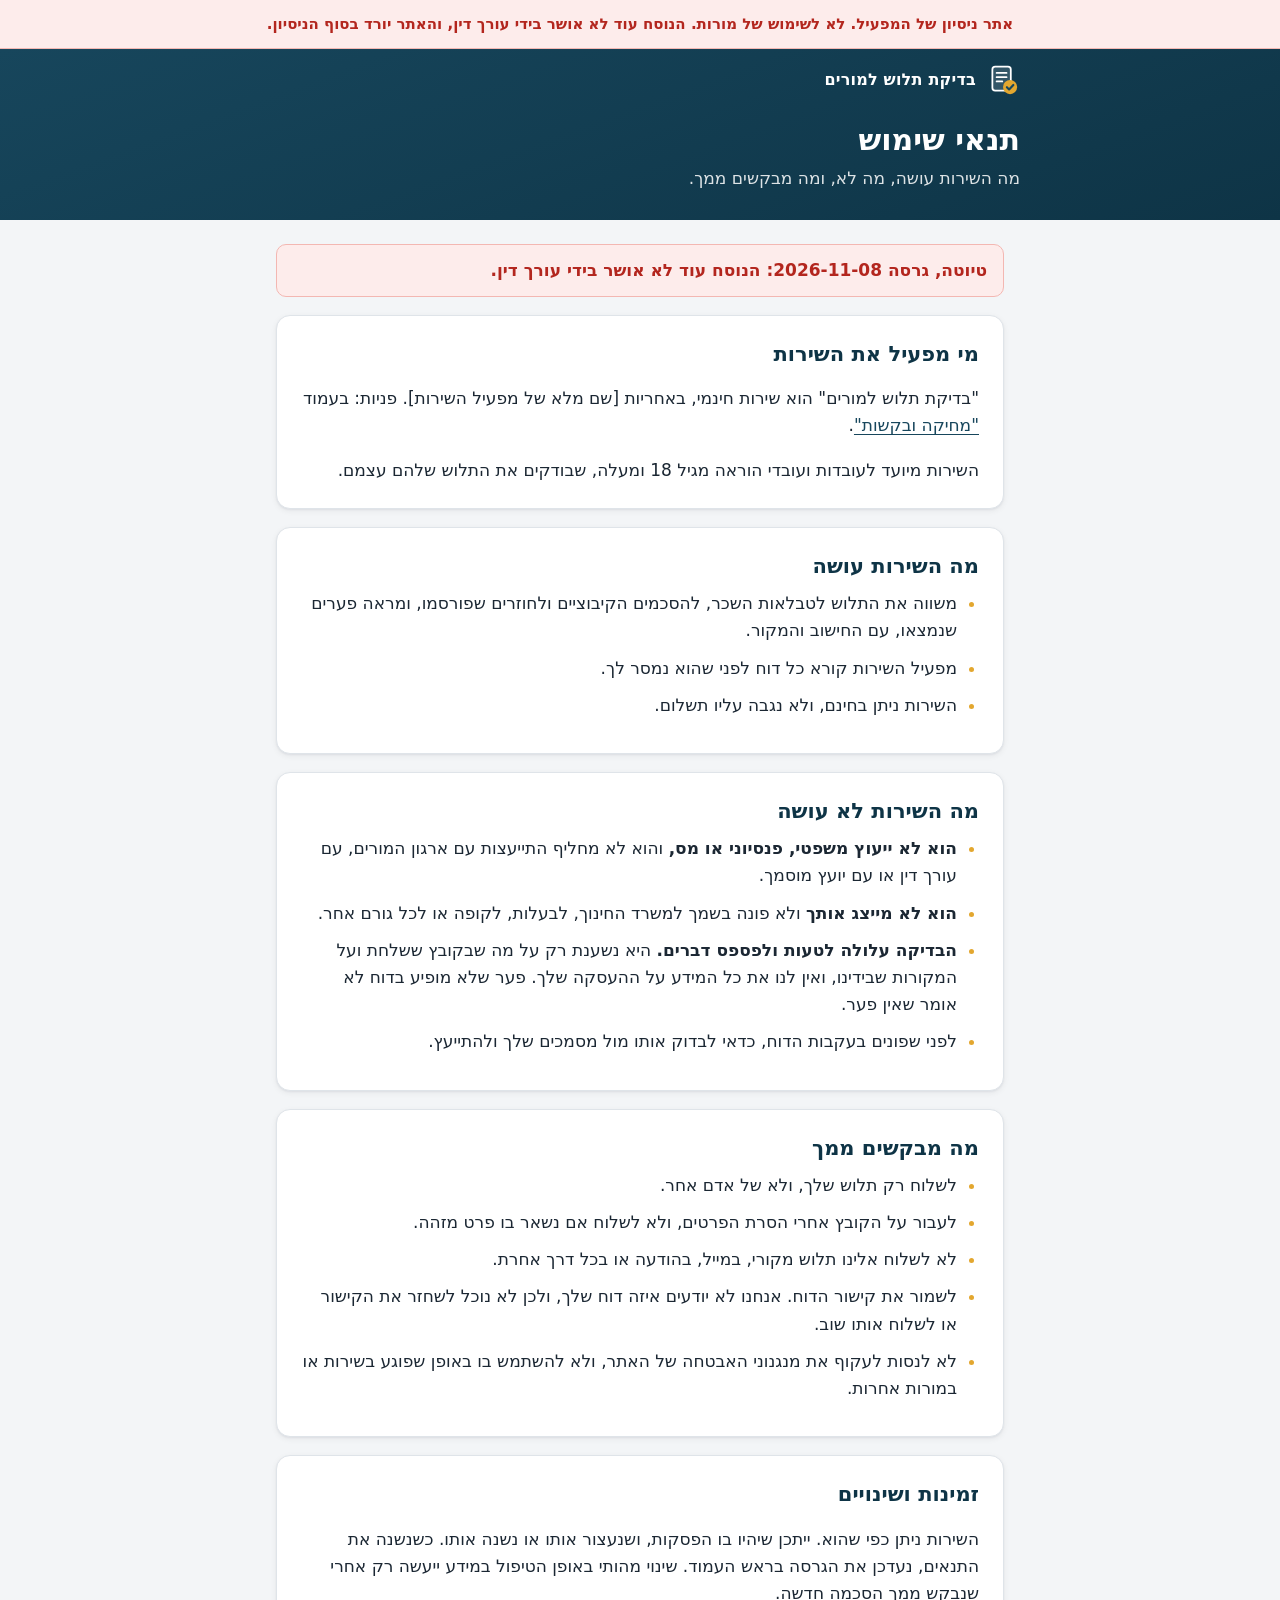
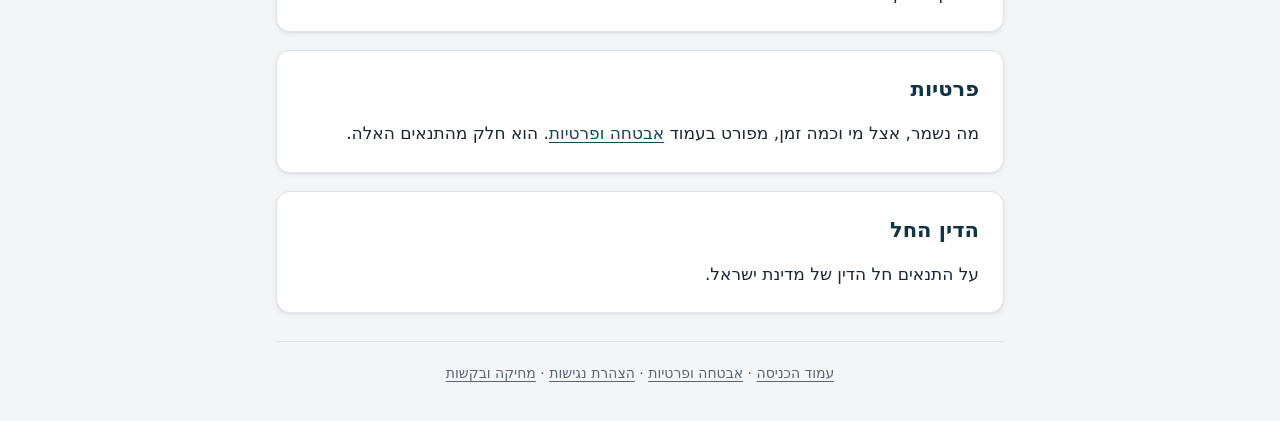
<file: terms.html>
<!doctype html>
<html lang="he" dir="rtl">
<head>
<meta charset="utf-8">
<meta name="robots" content="noindex, nofollow">
<meta name="viewport" content="width=device-width, initial-scale=1">
<meta name="referrer" content="no-referrer">
<!-- A page of text only: no scripts and no network. -->
<meta http-equiv="Content-Security-Policy" content="default-src 'none'; style-src 'self'; img-src 'self'; form-action 'none'; base-uri 'none'">
<title>תנאי שימוש</title>
<link rel="stylesheet" href="style.css">
</head>
<body>
<section class="draft">אתר ניסיון של המפעיל. לא לשימוש של מורות. הנוסח עוד לא אושר בידי עורך דין, והאתר יורד בסוף הניסיון.</section>
<!-- Must agree with consent.js and privacy.html. Retention and providers are stated only in privacy.html, so they
     can't drift apart here. No words from נוהל_ציות_משפטי.md, section 6 ("מומחה", "מובטח", "בודק שכר מוסמך"). -->
<header>
  <div class="brandbar"><img src="logo.svg" alt="" width="34" height="34"><span>בדיקת תלוש למורים</span></div>
  <h1>תנאי שימוש</h1>
  <p>מה השירות עושה, מה לא, ומה מבקשים ממך.</p>
</header>
<main>
  <!-- Remove after a lawyer approved the wording (פרטיות_ואבטחה_לקחים_מתלושי.md, item 7). -->
  <section class="draft">טיוטה, גרסה 2026-11-08: הנוסח עוד לא אושר בידי עורך דין.</section>

  <section>
    <h2>מי מפעיל את השירות</h2>
    <p>"בדיקת תלוש למורים" הוא שירות חינמי, באחריות [שם מלא של מפעיל השירות]. פניות: בעמוד <a href="delete.html">"מחיקה ובקשות"</a>.</p>
    <p>השירות מיועד לעובדות ועובדי הוראה מגיל 18 ומעלה, שבודקים את התלוש שלהם עצמם.</p>
  </section>

  <section>
    <h2>מה השירות עושה</h2>
    <ul class="points">
      <li>משווה את התלוש לטבלאות השכר, להסכמים הקיבוציים ולחוזרים שפורסמו, ומראה פערים שנמצאו, עם החישוב והמקור.</li>
      <li>מפעיל השירות קורא כל דוח לפני שהוא נמסר לך.</li>
      <li>השירות ניתן בחינם, ולא נגבה עליו תשלום.</li>
    </ul>
  </section>

  <section>
    <h2>מה השירות לא עושה</h2>
    <ul class="points">
      <li><strong>הוא לא ייעוץ משפטי, פנסיוני או מס,</strong> והוא לא מחליף התייעצות עם ארגון המורים, עם עורך דין או עם יועץ מוסמך.</li>
      <li><strong>הוא לא מייצג אותך</strong> ולא פונה בשמך למשרד החינוך, לבעלות, לקופה או לכל גורם אחר.</li>
      <li><strong>הבדיקה עלולה לטעות ולפספס דברים.</strong> היא נשענת רק על מה שבקובץ ששלחת ועל המקורות שבידינו, ואין לנו את כל המידע על ההעסקה שלך. פער שלא מופיע בדוח לא אומר שאין פער.</li>
      <li>לפני שפונים בעקבות הדוח, כדאי לבדוק אותו מול מסמכים שלך ולהתייעץ.</li>
    </ul>
  </section>

  <section>
    <h2>מה מבקשים ממך</h2>
    <ul class="points">
      <li>לשלוח רק תלוש שלך, ולא של אדם אחר.</li>
      <li>לעבור על הקובץ אחרי הסרת הפרטים, ולא לשלוח אם נשאר בו פרט מזהה.</li>
      <li>לא לשלוח אלינו תלוש מקורי, במייל, בהודעה או בכל דרך אחרת.</li>
      <li>לשמור את קישור הדוח. אנחנו לא יודעים איזה דוח שלך, ולכן לא נוכל לשחזר את הקישור או לשלוח אותו שוב.</li>
      <li>לא לנסות לעקוף את מנגנוני האבטחה של האתר, ולא להשתמש בו באופן שפוגע בשירות או במורות אחרות.</li>
    </ul>
  </section>

  <section>
    <h2>זמינות ושינויים</h2>
    <p>השירות ניתן כפי שהוא. ייתכן שיהיו בו הפסקות, ושנעצור אותו או נשנה אותו. כשנשנה את התנאים, נעדכן את הגרסה בראש העמוד. שינוי מהותי באופן הטיפול במידע ייעשה רק אחרי שנבקש ממך הסכמה חדשה.</p>
  </section>

  <section>
    <h2>פרטיות</h2>
    <p>מה נשמר, אצל מי וכמה זמן, מפורט בעמוד <a href="privacy.html">אבטחה ופרטיות</a>. הוא חלק מהתנאים האלה.</p>
  </section>

  <section>
    <h2>הדין החל</h2>
    <p>על התנאים חל הדין של מדינת ישראל.</p>
  </section>

  <p class="footer-links"><a href="index.html">עמוד הכניסה</a> · <a href="privacy.html">אבטחה ופרטיות</a> · <a href="accessibility.html">הצהרת נגישות</a> · <a href="delete.html">מחיקה ובקשות</a></p>
</main>
</body>
</html>
</file>
<file: style.css>
/* One stylesheet for every page. System fonts only: a web font would add a provider that sees the teachers' IP
   address, and the CSP allows styles from this site alone (no inline styles either). */
:root {
  --bg: #f3f5f7; --card: #fff; --ink: #1b2733; --muted: #5a6772; --line: #dfe4e9; --line-strong: #c5cdd5;
  --brand: #17465c; --brand-dark: #0e3446; --brand-soft: #e7f0f4; --brand-ring: #9cc3d5;
  --accent: #e3a72f; --accent-soft: #fff5df;
  --gap: #b3261e; --gap-soft: #fdeceb; --review: #8a5a00; --ok: #1a7f4b; --ok-soft: #e7f5ee; --none: #5a6772;
  --radius: 14px; --radius-sm: 10px;
  --shadow: 0 1px 2px rgba(16, 24, 40, .05), 0 2px 6px rgba(16, 24, 40, .06);
}
* { box-sizing: border-box; }
[hidden] { display: none !important; } /* label and a.button set display, which would otherwise beat the attribute. */

body {
  margin: 0; background: var(--bg); color: var(--ink);
  font: 17px/1.6 system-ui, "Segoe UI", "Noto Sans Hebrew", Arial, sans-serif;
  -webkit-text-size-adjust: 100%;
}
a { color: var(--brand); text-underline-offset: 3px; }
a:hover { color: var(--brand-dark); }
strong { font-weight: 650; }

/* Header: brand bar, page title, and on the five steps a step bar. */
header {
  background: linear-gradient(160deg, var(--brand) 0%, var(--brand-dark) 100%); color: #fff;
  padding: 0 16px 28px;
}
header > * { max-width: 760px; margin-inline: auto; }
.brandbar { display: flex; align-items: center; gap: 10px; padding: 14px 0 18px; font-weight: 650; font-size: 16px; letter-spacing: .2px; }
.brandbar img { width: 34px; height: 34px; }
header h1 { margin: 6px auto 6px; font-size: 30px; line-height: 1.25; font-weight: 700; }
header p { margin-top: 0; margin-bottom: 0; color: rgba(255, 255, 255, .86); }
header p strong { color: #fff; }

ol.stepper { list-style: none; display: flex; gap: 6px; padding: 0; margin-top: 22px; margin-bottom: 0; counter-reset: step; }
ol.stepper li {
  flex: 1; counter-increment: step; display: flex; flex-direction: column; align-items: center; gap: 6px;
  font-size: 13px; color: rgba(255, 255, 255, .7); text-align: center; position: relative;
}
ol.stepper li::before {
  content: counter(step); width: 30px; height: 30px; border-radius: 50%; display: grid; place-items: center;
  font-weight: 700; font-size: 14px; border: 2px solid rgba(255, 255, 255, .45); color: #fff; background: transparent;
  position: relative; z-index: 1;
}
ol.stepper li + li::after { /* The line to the previous step, which in right-to-left is on the right. */
  content: ""; position: absolute; top: 15px; inset-inline-end: calc(50% + 18px); width: calc(100% - 30px);
  height: 2px; background: rgba(255, 255, 255, .3);
}
ol.stepper li a { color: inherit; text-decoration: none; }
ol.stepper li a::after { content: ""; position: absolute; inset: 0; z-index: 2; } /* The whole step, circle too, is the link. */
ol.stepper li:has(a):hover { color: #fff; }
ol.stepper li:has(a):hover::before { border-color: #fff; }
ol.stepper li a:focus-visible { outline: 3px solid var(--accent); outline-offset: 3px; border-radius: 4px; }
ol.stepper li.done { color: rgba(255, 255, 255, .9); }
ol.stepper li.done::before { content: "✓"; background: rgba(255, 255, 255, .18); border-color: rgba(255, 255, 255, .8); }
ol.stepper li[aria-current="step"] { color: #fff; font-weight: 650; }
ol.stepper li[aria-current="step"]::before { background: var(--accent); border-color: var(--accent); color: var(--brand-dark); }

/* Layout and cards. */
main { max-width: 760px; margin: 0 auto; padding: 24px 16px 8px; }
main.wide { max-width: 980px; }
section {
  background: var(--card); border: 1px solid var(--line); border-radius: var(--radius); box-shadow: var(--shadow);
  padding: 24px; margin-bottom: 18px;
}
h2 { margin: 0 0 10px; font-size: 21px; line-height: 1.35; font-weight: 700; color: var(--brand-dark); }
h3 { margin: 22px 0 6px; font-size: 17px; }
section > p:last-child, section > ul:last-child, section > ol:last-child { margin-bottom: 0; }
section > p:first-child { margin-top: 0; }
.hint { color: var(--muted); margin: 0 0 14px; font-size: 15px; }
.grid { display: grid; grid-template-columns: repeat(auto-fit, minmax(240px, 1fr)); gap: 12px; }

/* Callouts. */
.notice {
  background: var(--accent-soft); border: 1px solid #f1d9a6; border-inline-start: 4px solid var(--accent);
  border-radius: var(--radius-sm); padding: 14px 16px; margin: 12px 0;
}
.notice p { margin: 0 0 8px; }
.notice p:last-child { margin-bottom: 0; }
.notice.consent {
  background: #f8fafb; border: 1px solid var(--line); border-inline-start: 4px solid var(--brand);
  font-size: 15px; line-height: 1.65; margin-top: 0; margin-bottom: 24px;
}
.notice.consent h2 { font-size: 19px; }
.draft {
  background: var(--gap-soft); border: 1px solid #f3b7b2; color: var(--gap); font-weight: 600; box-shadow: none;
  border-radius: var(--radius-sm); padding: 12px 16px;
}
body > .draft { border-radius: 0; border-width: 0 0 1px; margin: 0; text-align: center; font-size: 15px; }

[role="status"]:not(:empty) {
  background: var(--brand-soft); border-inline-start: 4px solid var(--brand); border-radius: var(--radius-sm);
  padding: 10px 14px; margin: 14px 0 0; font-size: 15px;
}
[role="status"].error { background: var(--gap-soft); border-inline-start-color: var(--gap); color: var(--gap); font-weight: 600; }
#status.error { color: var(--gap); font-weight: 600; }

/* Forms. */
label { display: flex; flex-direction: column; gap: 6px; font-size: 15px; font-weight: 600; color: var(--ink); }
.fields { display: grid; gap: 16px; max-width: 440px; margin-top: 6px; }
input[type="text"], input[type="email"], input[type="tel"], input[type="month"], select {
  font: inherit; font-weight: 400; min-height: 48px; padding: 10px 14px; width: 100%; max-width: 100%;
  border: 1.5px solid var(--line-strong); border-radius: var(--radius-sm); background: #fff; color: inherit;
  transition: border-color .15s, box-shadow .15s;
}
input[type="text"]:hover, input[type="tel"]:hover, select:hover { border-color: #9aa7b3; }
input:focus, select:focus { outline: none; border-color: var(--brand); box-shadow: 0 0 0 4px var(--brand-soft); }
input[dir="ltr"] { text-align: left; }
select { appearance: auto; }

input[type="file"] {
  font: inherit; font-size: 15px; width: 100%; max-width: 100%; padding: 22px 16px; color: var(--muted);
  border: 2px dashed var(--line-strong); border-radius: var(--radius); background: #f8fafb; cursor: pointer;
}
input[type="file"]:hover { border-color: var(--brand); background: var(--brand-soft); }
input[type="file"]::file-selector-button {
  font: inherit; font-weight: 600; margin-inline-end: 14px; padding: 10px 18px; border-radius: var(--radius-sm);
  border: 1.5px solid var(--brand); background: #fff; color: var(--brand); cursor: pointer;
}

/* The file field as a large choice area. The input stays focusable and clickable for keyboards and screen readers,
   only out of sight; the label around it opens the picker. */
label.dropzone {
  position: relative; display: flex; flex-direction: column; align-items: center; gap: 4px; text-align: center;
  padding: 30px 16px; border: 2px dashed var(--line-strong); border-radius: var(--radius); background: #f8fafb;
  cursor: pointer; transition: border-color .15s, background .15s;
}
label.dropzone:hover, label.dropzone:focus-within { border-color: var(--brand); background: var(--brand-soft); }
label.dropzone input { position: absolute; inset: 0; width: 100%; height: 100%; opacity: 0; cursor: pointer; }
label.dropzone .dz-title {
  display: inline-flex; align-items: center; min-height: 48px; padding: 11px 24px; border-radius: var(--radius-sm);
  background: var(--brand); color: #fff; font-weight: 650;
}
label.dropzone .dz-hint { font-weight: 400; font-size: 14px; color: var(--muted); margin-top: 6px; }

label.check {
  flex-direction: row; align-items: flex-start; gap: 12px; margin-top: 16px; padding: 14px 16px;
  font-weight: 500; line-height: 1.5; border: 1.5px solid var(--line); border-radius: var(--radius-sm);
  background: #f8fafb; cursor: pointer;
}
label.check:hover { border-color: var(--line-strong); }
label.check:has(input:checked) { border-color: var(--brand); background: var(--brand-soft); }
label.check input { width: 20px; height: 20px; margin: 2px 0 0; flex: none; accent-color: var(--brand); cursor: pointer; }

/* Buttons: the main action is filled, others in a row are outlined. */
button, a.button {
  font: inherit; font-weight: 650; display: inline-flex; align-items: center; justify-content: center; gap: 8px;
  min-height: 48px; padding: 11px 24px; margin-top: 18px; border-radius: var(--radius-sm); border: 1.5px solid var(--brand);
  background: var(--brand); color: #fff; cursor: pointer; text-decoration: none; max-width: 100%;
  transition: background .15s, border-color .15s, box-shadow .15s;
}
button:hover, a.button:hover { background: var(--brand-dark); border-color: var(--brand-dark); color: #fff; }
button:disabled, button:disabled:hover {
  background: #c9d1d8; border-color: #c9d1d8; color: #fff; cursor: not-allowed; opacity: 1;
}
.actions { display: flex; flex-wrap: wrap; gap: 10px; }
.actions button, .actions a.button, button.secondary { margin-top: 18px; background: #fff; color: var(--brand); }
.actions button:hover, .actions a.button:hover, button.secondary:hover { background: var(--brand-soft); color: var(--brand-dark); }
.actions button.primary, .actions a.button.primary { background: var(--brand); color: #fff; }
.actions button.primary:hover, .actions a.button.primary:hover { background: var(--brand-dark); color: #fff; }
.actions button:disabled, button.secondary:disabled { background: #fff; color: #9aa7b3; border-color: #d3dae0; }
button.danger { background: var(--gap); border-color: var(--gap); }
button.danger:hover { background: #8f1e18; border-color: #8f1e18; }
button.danger:disabled { background: #e6c4c1; border-color: #e6c4c1; }
button:focus-visible, a:focus-visible, input:focus-visible, select:focus-visible, label.check:focus-within {
  outline: 3px solid var(--brand-ring); outline-offset: 2px;
}

/* The phone app: the codes, large enough to read out. */
ol.codes { list-style: none; padding: 0; margin: 18px 0 6px; display: grid; gap: 8px; }
ol.codes li {
  display: flex; align-items: center; justify-content: space-between; gap: 10px; flex-wrap: wrap;
  padding: 10px 12px; border: 1.5px solid var(--line); border-radius: var(--radius-sm); background: #f8fafb;
}
ol.codes .code {
  font: 700 24px/1.2 ui-monospace, Consolas, monospace; letter-spacing: 2px; direction: ltr; color: var(--brand-dark);
}
ol.codes a.button { margin-top: 0; min-height: 40px; padding: 6px 14px; font-size: 15px; width: auto; background: #fff; color: var(--brand); }
ol.codes a.button:hover { background: var(--brand-soft); color: var(--brand-dark); }
#make { width: 100%; font-size: 20px; min-height: 64px; margin-top: 0; }

/* "Back" above the first card of a step. */
.back-link { margin: 0 0 12px; font-size: 15px; }
.back-link a { color: var(--muted); text-decoration: none; }
.back-link a:hover { color: var(--brand); text-decoration: underline; }

/* A quiet line under the form, such as "already have a code?" on the registration page. */
.small-link { text-align: center; font-size: 13px; color: var(--muted); margin: 14px 0 0; }
.small-link a { color: var(--muted); }
a.button.secondary { background: #fff; color: var(--brand); }
a.button.secondary:hover { background: var(--brand-soft); color: var(--brand-dark); }

/* Send and report pages. */
.link-box {
  background: #f1f5f7; border: 1.5px dashed var(--line-strong); border-radius: var(--radius-sm); padding: 12px 14px;
  overflow-wrap: anywhere; font-family: ui-monospace, Consolas, monospace; font-size: 14px; color: var(--brand-dark);
}
canvas.qr {
  display: block; width: 200px; max-width: 100%; height: auto; margin: 20px auto 8px; padding: 10px;
  background: #fff; border: 1px solid var(--line); border-radius: var(--radius-sm);
}
progress { display: block; width: 100%; height: 10px; margin-top: 16px; accent-color: var(--brand); }
img.page {
  display: block; width: 100%; max-width: 820px; margin: 16px auto; border: 1px solid var(--line);
  border-radius: 6px; background: #fff; box-shadow: var(--shadow);
}
#pages { margin-top: 8px; }
/* Pension report pages: the image with her own black boxes on top. */
.sheet { position: relative; width: 100%; max-width: 820px; margin: 16px auto; border: 1px solid var(--line);
  border-radius: 6px; background: #fff; box-shadow: var(--shadow); overflow: hidden; user-select: none; }
.sheet img { display: block; width: 100%; }
.sheet.marking { cursor: crosshair; touch-action: none; outline: 3px solid var(--brand-ring); }
.sheet .mark { position: absolute; background: #000; }
/* Our suggested boxes: black while on; switched off they leave a red frame so she can bring them back. */
.sheet .auto { position: absolute; display: block; margin: 0; padding: 0; min-height: 0; min-width: 0; width: auto;
  border: 0; border-radius: 0; background: #000; box-shadow: none; cursor: pointer; }
.sheet .auto:hover { background: #000; outline: 2px solid var(--accent); }
.sheet .auto.off { background: transparent; outline: 2px dashed var(--gap); outline-offset: -1px; }
.sheet .auto.off:hover { background: rgba(200, 40, 30, .08); }
.sheet .auto.locked { cursor: default; }
.sheet .auto.locked:hover { outline: none; }
.sheet.marking .auto { pointer-events: none; }

/* Text pages. */
ul.points, ol.steps { margin: 0; padding-inline-start: 22px; }
ul.points li, ol.steps li { margin-bottom: 10px; }
ul.points li::marker { color: var(--accent); }
ol.steps li::marker { color: var(--brand); font-weight: 700; }
.consent p { margin: 0 0 10px; }

/* Tables (privacy page, and the local check page). */
.table-wrap { overflow-x: auto; margin-top: 12px; border: 1px solid var(--line); border-radius: var(--radius-sm); }
table { border-collapse: collapse; width: 100%; font-size: 15px; }
th, td { border-bottom: 1px solid var(--line); padding: 10px 12px; text-align: right; vertical-align: top; }
tr:last-child td { border-bottom: 0; }
th { background: var(--brand-soft); color: var(--brand-dark); white-space: nowrap; font-weight: 650; }
tbody tr:nth-child(even) td { background: #fafbfc; }
td.num { direction: ltr; text-align: right; white-space: nowrap; }
.cards { display: grid; grid-template-columns: repeat(auto-fit, minmax(130px, 1fr)); gap: 10px; margin-bottom: 12px; }
.card { border: 1px solid var(--line); border-radius: var(--radius-sm); padding: 12px; text-align: center; background: #fff; }
.card b { display: block; font-size: 26px; }
.s-gap { color: var(--gap); font-weight: 600; }
.s-review { color: var(--review); font-weight: 600; }
.s-ok { color: var(--ok); }
.s-not_checked { color: var(--none); }

/* The hidden field for robots. Moving it off screen would widen a right-to-left page. */
.trap { position: absolute; width: 1px; height: 1px; overflow: hidden; clip-path: inset(50%); opacity: 0; pointer-events: none; }

.footer-links {
  text-align: center; font-size: 14px; color: var(--muted); margin: 28px 0 0; padding: 20px 0 28px;
  border-top: 1px solid var(--line);
}
.footer-links a { color: var(--muted); }
.footer-links a:hover { color: var(--brand); }

@media (max-width: 560px) {
  body { font-size: 16px; }
  header { padding-bottom: 22px; }
  header h1 { font-size: 24px; }
  main { padding: 16px 12px 4px; }
  section { padding: 18px 16px; border-radius: 12px; }
  h2 { font-size: 19px; }
  ol.stepper li { font-size: 11.5px; }
  ol.stepper li::before { width: 26px; height: 26px; font-size: 13px; }
  ol.stepper li + li::after { top: 13px; inset-inline-end: calc(50% + 16px); width: calc(100% - 26px); }
  button, a.button { width: 100%; }
  .actions button, .actions a.button { flex: 1 1 140px; width: auto; }
  /* Text tables (class "stack") turn into one card per row: the first cell is its title. */
  .table-wrap.stack { border: 0; overflow: visible; }
  .stack table, .stack tbody, .stack tr, .stack td { display: block; width: 100%; }
  .stack thead { display: none; }
  .stack tr { border: 1px solid var(--line); border-radius: var(--radius-sm); padding: 10px 14px; margin-bottom: 10px; background: #fff; }
  .stack tbody tr:nth-child(even) td { background: transparent; }
  .stack td { border: 0; padding: 2px 0; }
  .stack td:first-child { font-weight: 650; color: var(--brand-dark); padding-bottom: 6px; }
  .stack td + td { color: var(--muted); font-size: 15px; }
}

@media (prefers-reduced-motion: reduce) { * { transition: none !important; } }
</file>
